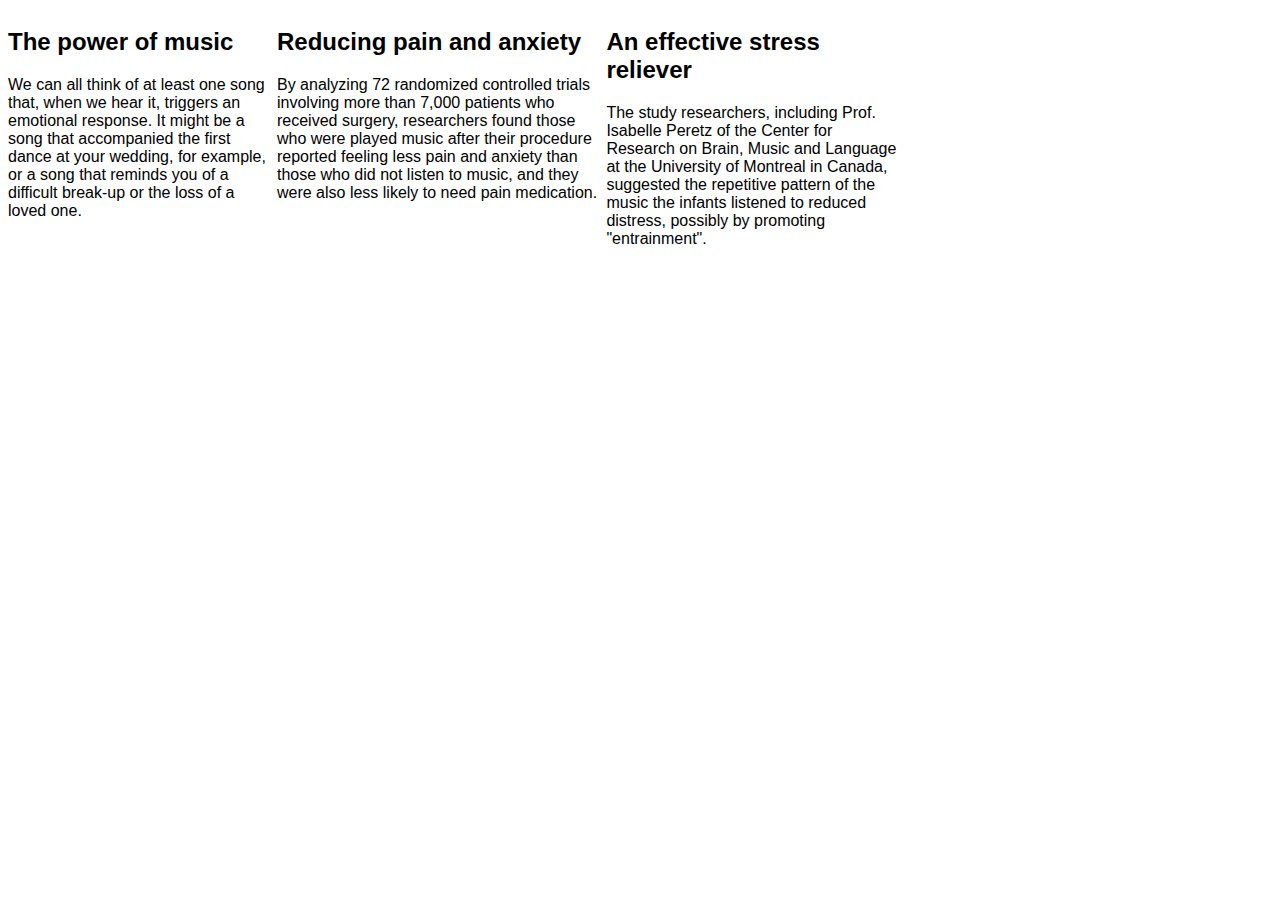
<file: 02_FlexModel-Articles/index.html>
<!DOCTYPE html>
<html>

<head>
    <title>Articles</title>
    <link rel="stylesheet" href="styles.css">
</head>

<body>
    <section>
        <article>
            <h2>
                The power of music
            </h2>
            <p>
                We can all think of at least one song that, when we hear it, triggers an emotional response. It might be
                a song that accompanied the first dance at your wedding, for example, or a song that reminds you of a
                difficult break-up or the loss of a loved one.
            </p>
        </article>
        <article>
            <h2>
                Reducing pain and anxiety
            </h2>
            <p>
                By analyzing 72 randomized controlled trials involving more than 7,000 patients who received surgery,
                researchers found those who were played music after their procedure reported feeling less pain and
                anxiety than those who did not listen to music, and they were also less likely to need pain medication.
            </p>
        </article>
        <article>
            <h2>
                An effective stress reliever
            </h2>
            <p>
                The study researchers, including Prof. Isabelle Peretz of the Center for Research on Brain, Music and
                Language at the University of Montreal in Canada, suggested the repetitive pattern of the music the
                infants listened to reduced distress, possibly by promoting "entrainment".
            </p>
        </article>

    </section>
</body>

</html>
</file>
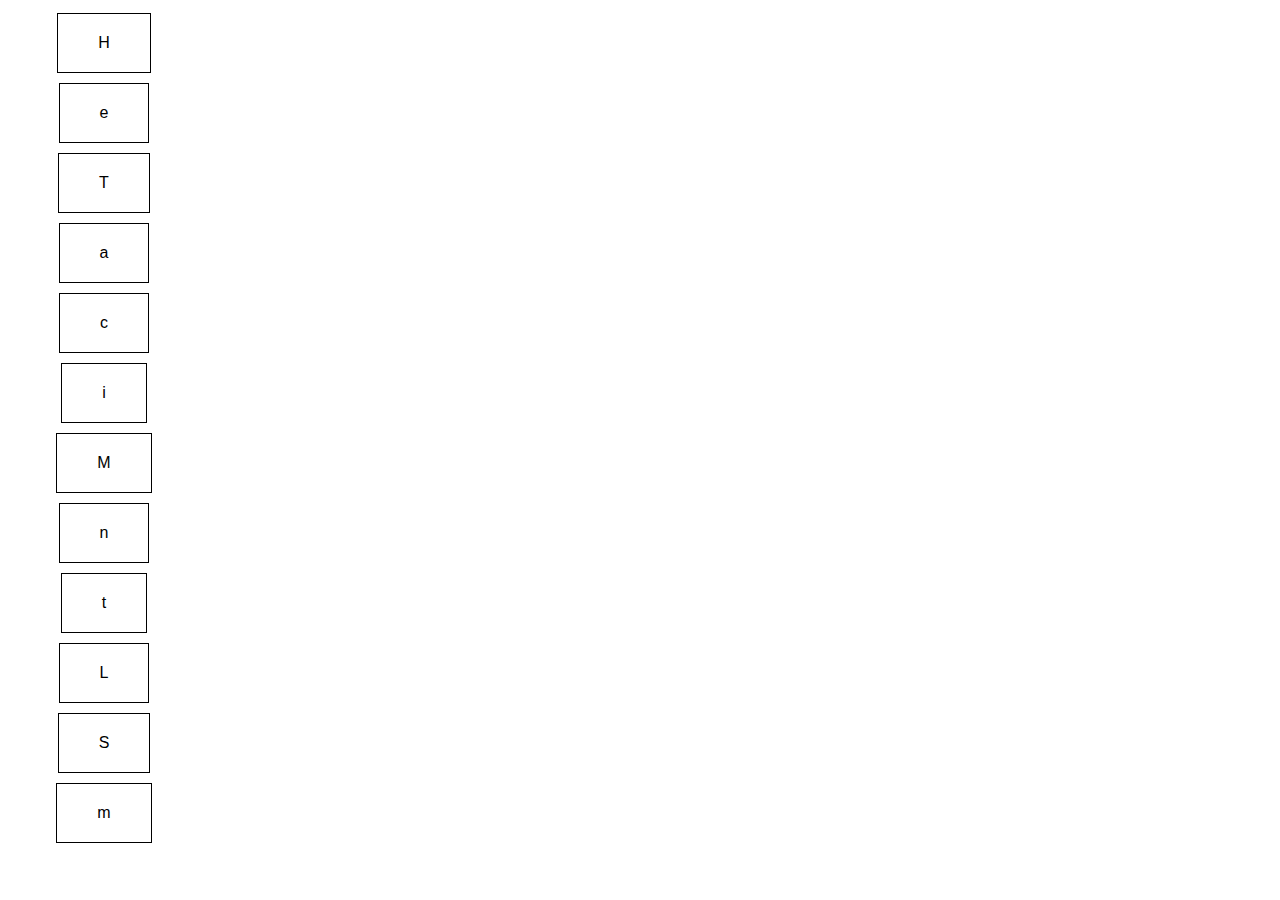
<file: 03_FlexModel-ABC-Game/index.html>
<!DOCTYPE html>
<html>

<head>
    <title>ABC Game</title>
    <link rel="stylesheet" href="styles.css">
</head>

<body>
    <div class="container">
        <span class = "span-item">H</span>
        <span class = "span-item">e</span>
        <span class = "span-item">T</span>
        <span class = "span-item">a</span>
        <span class = "span-item">c</span>
        <span class = "span-item">i</span>
        <span class = "span-item">M</span>
        <span class = "span-item">n</span>
        <span class = "span-item">t</span>
        <span class = "span-item">L</span>
        <span class = "span-item">S</span>
        <span class = "span-item">m</span>
    </div>
</body>

</html>
</file>
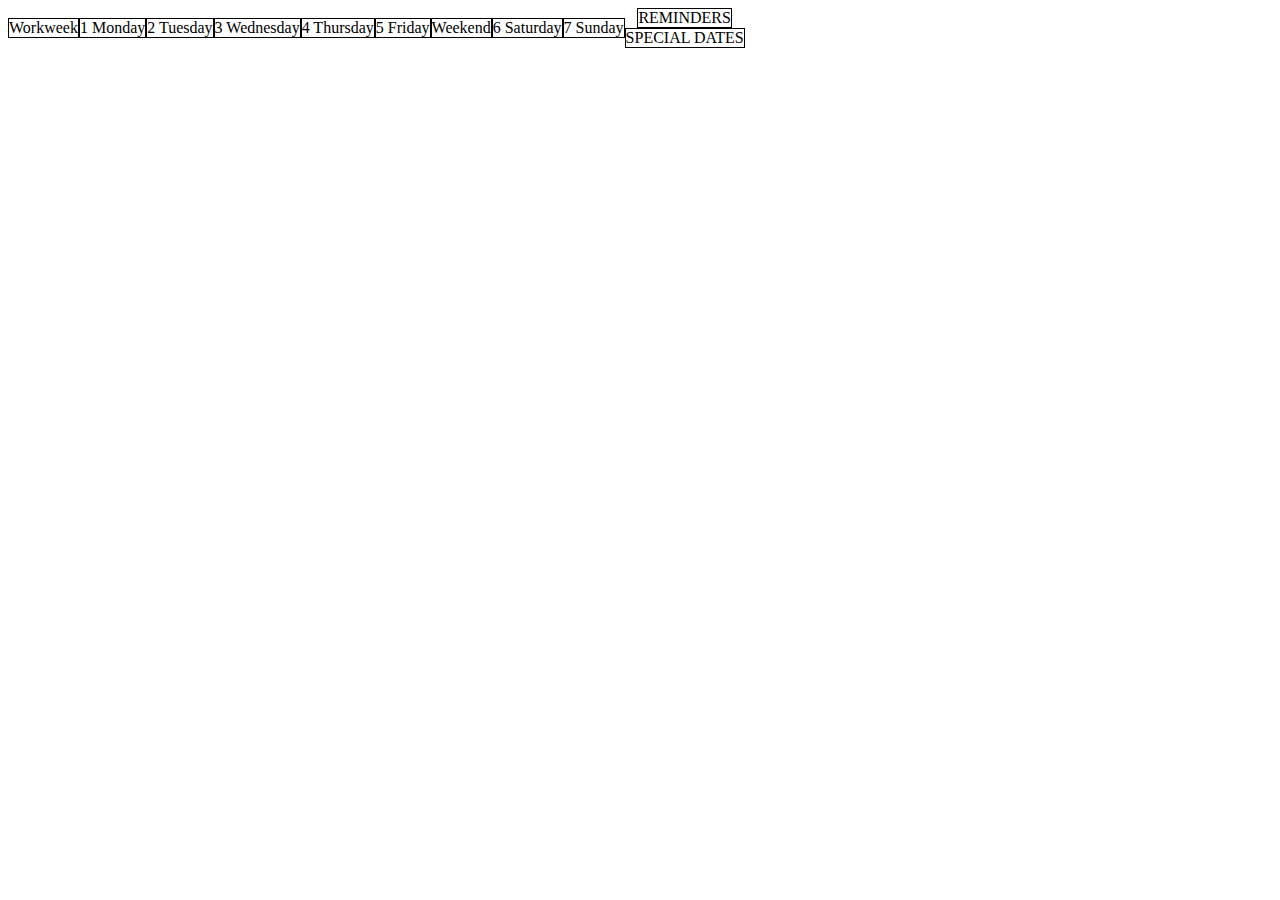
<file: 04_FlexModel-Calendar/index.html>
<!DOCTYPE html>
<html>

<head>
    <title>Calendar</title>
    <link rel="stylesheet" href="styles.css">
</head>

<body>
    <div class="container">
        <section class="week">
                <span>Workweek</span>
                <span>1 Monday</span>
                <span>2 Tuesday</span>
                <span>3 Wednesday</span>
                <span>4 Thursday</span>
                <span>5 Friday</span>
                <span>Weekend</span>
                <span>6 Saturday</span>
                <span>7 Sunday
            </span>
        </section>
        <section class="notes">
            <span>REMINDERS</span>
            <span>SPECIAL DATES</span>
        </section>
    </div>
</body>

</html>
</file>
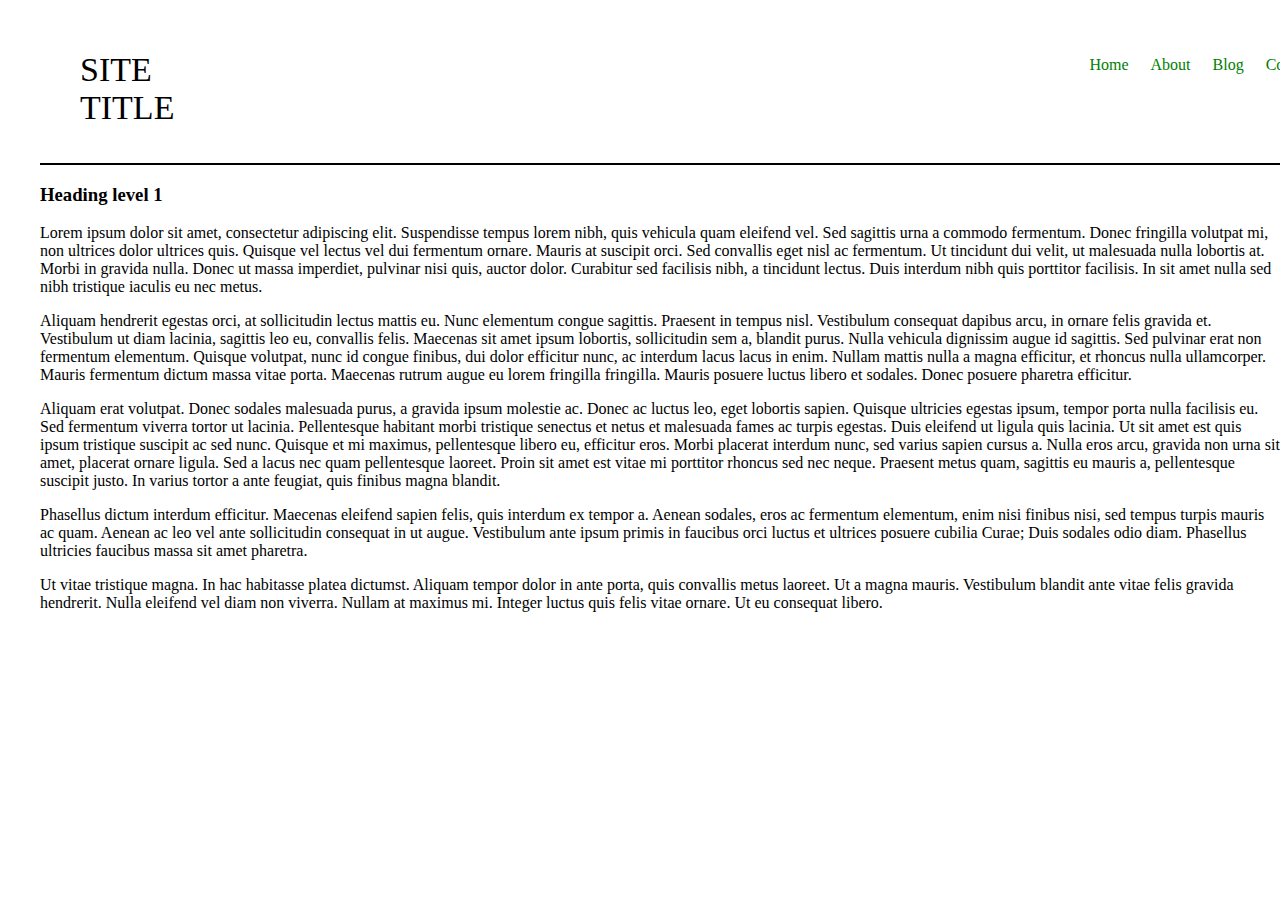
<file: 05_Navigation-flexbox/index.html>
<!DOCTYPE html>

<head>
    <link rel="stylesheet" href="styles.css" />
    <meta charset="UTF-8" />
    <meta http-equiv="X-UA-Compatible" content="IE=edge" />
    <meta name="viewport" content="width=device-width, initial-scale=1.0" />
    <title>Navigation - Flexbox</title>
</head>

<body>
    <header class="header">
        <nav class="nav">
            <ul class="list-items">
                <li class="link-item-site-title">
                    SITE TITLE
                </li>
                <li class="link-item"><a href="" class="menu">Home</a></li>
                <li class="link-item"><a href="" class="menu">About</a></li>
                <li class="link-item"><a href="" class="menu">Blog</a></li>
                <li class="link-item"><a href="" class="menu">Contacts</a></li>
            </ul>
        </nav>

    </header>
    <main>
        <nav>
            <a class="heading-level">
                <h3>Heading level 1</h3>
            </a>
            <a>
                <p>Lorem ipsum dolor sit amet, consectetur adipiscing elit. Suspendisse tempus lorem nibh, quis vehicula
                    quam eleifend vel. Sed sagittis urna a commodo fermentum. Donec fringilla volutpat mi, non ultrices
                    dolor ultrices quis. Quisque vel lectus vel dui fermentum ornare. Mauris at suscipit orci. Sed
                    convallis
                    eget nisl ac fermentum. Ut tincidunt dui velit, ut malesuada nulla lobortis at. Morbi in gravida
                    nulla.
                    Donec ut massa imperdiet, pulvinar nisi quis, auctor dolor. Curabitur sed facilisis nibh, a
                    tincidunt
                    lectus. Duis interdum nibh quis porttitor facilisis. In sit amet nulla sed nibh tristique iaculis eu
                    nec
                    metus.</p>
            </a>
            <a>
                <p>Aliquam hendrerit egestas orci, at sollicitudin lectus mattis eu. Nunc elementum congue sagittis.
                    Praesent in tempus nisl. Vestibulum consequat dapibus arcu, in ornare felis gravida et. Vestibulum
                    ut
                    diam lacinia, sagittis leo eu, convallis felis. Maecenas sit amet ipsum lobortis, sollicitudin sem
                    a,
                    blandit purus. Nulla vehicula dignissim augue id sagittis. Sed pulvinar erat non fermentum
                    elementum.
                    Quisque volutpat, nunc id congue finibus, dui dolor efficitur nunc, ac interdum lacus lacus in enim.
                    Nullam mattis nulla a magna efficitur, et rhoncus nulla ullamcorper. Mauris fermentum dictum massa
                    vitae
                    porta. Maecenas rutrum augue eu lorem fringilla fringilla. Mauris posuere luctus libero et sodales.
                    Donec posuere pharetra efficitur.</p>
            </a>
            <a>
                <p>Aliquam erat volutpat. Donec sodales malesuada purus, a gravida ipsum molestie ac. Donec ac luctus
                    leo,
                    eget lobortis sapien. Quisque ultricies egestas ipsum, tempor porta nulla facilisis eu. Sed
                    fermentum
                    viverra tortor ut lacinia. Pellentesque habitant morbi tristique senectus et netus et malesuada
                    fames ac
                    turpis egestas. Duis eleifend ut ligula quis lacinia. Ut sit amet est quis ipsum tristique suscipit
                    ac
                    sed nunc. Quisque et mi maximus, pellentesque libero eu, efficitur eros. Morbi placerat interdum
                    nunc,
                    sed varius sapien cursus a. Nulla eros arcu, gravida non urna sit amet, placerat ornare ligula. Sed
                    a
                    lacus nec quam pellentesque laoreet. Proin sit amet est vitae mi porttitor rhoncus sed nec neque.
                    Praesent metus quam, sagittis eu mauris a, pellentesque suscipit justo. In varius tortor a ante
                    feugiat,
                    quis finibus magna blandit.</p>
            </a>
            <a>
                <p>Phasellus dictum interdum efficitur. Maecenas eleifend sapien felis, quis interdum ex tempor a.
                    Aenean sodales, eros ac fermentum elementum, enim nisi finibus nisi, sed tempus turpis mauris ac
                    quam. Aenean ac leo vel ante sollicitudin consequat in ut augue. Vestibulum ante ipsum primis in
                    faucibus orci luctus et ultrices posuere cubilia Curae; Duis sodales odio diam. Phasellus ultricies
                    faucibus massa sit amet pharetra.</p>
            </a>
            <a>
                <p>Ut vitae tristique magna. In hac habitasse platea dictumst. Aliquam tempor dolor in ante porta, quis
                    convallis metus laoreet. Ut a magna mauris. Vestibulum blandit ante vitae felis gravida hendrerit.
                    Nulla eleifend vel diam non viverra. Nullam at maximus mi. Integer luctus quis felis vitae ornare.
                    Ut eu consequat libero.</p>
            </a>
        </nav>
    </main>

</body>

</html>
</file>
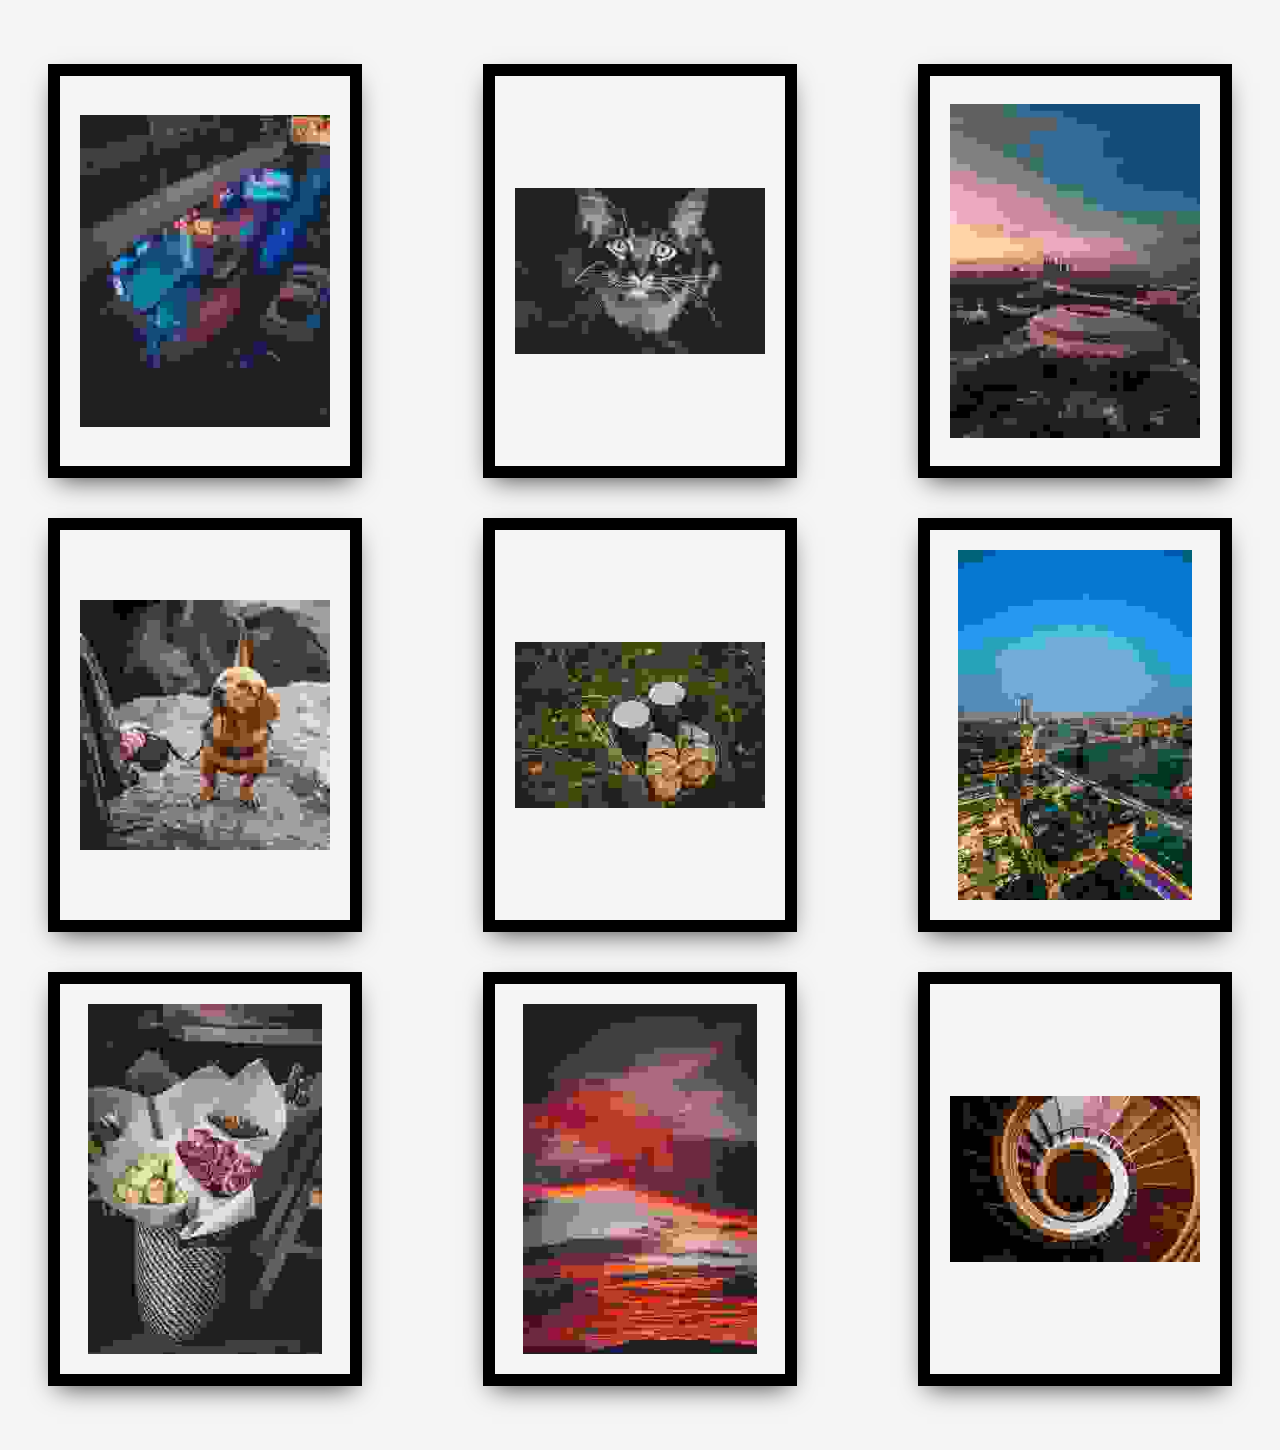
<file: 06_Photo-gallery-flexbox/index.html>
<!DOCTYPE html>
<html>

<head>
    <title>Photo Gallery - Flexbox</title>
    <link rel="stylesheet" href="styles.css">
</head>

<body>
    <section class="gallery">
        <ul>
            <li>
                <img src="picture1.jpg"></img>
            </li>
            <li>
                <img src="picture2.jpg"></img>
            </li>
            <li>
                <img src="picture3.jpg"></img>
            </li>
            <li>
                <img src="picture4.jpg"></img>
            </li>
            <li>
                <img src="picture5.jpg"></img>
            </li>
            <li>
                <img src="picture6.jpg"></img>
            </li>
            <li>
                <img src="picture7.jpg"></img>
            </li>
            <li>
                <img src="picture8.jpg"></img>
            </li>
            <li>
                <img src="picture9.jpg"></img>
            </li>
        </ul>
    </section>
</body>

</html>
</file>
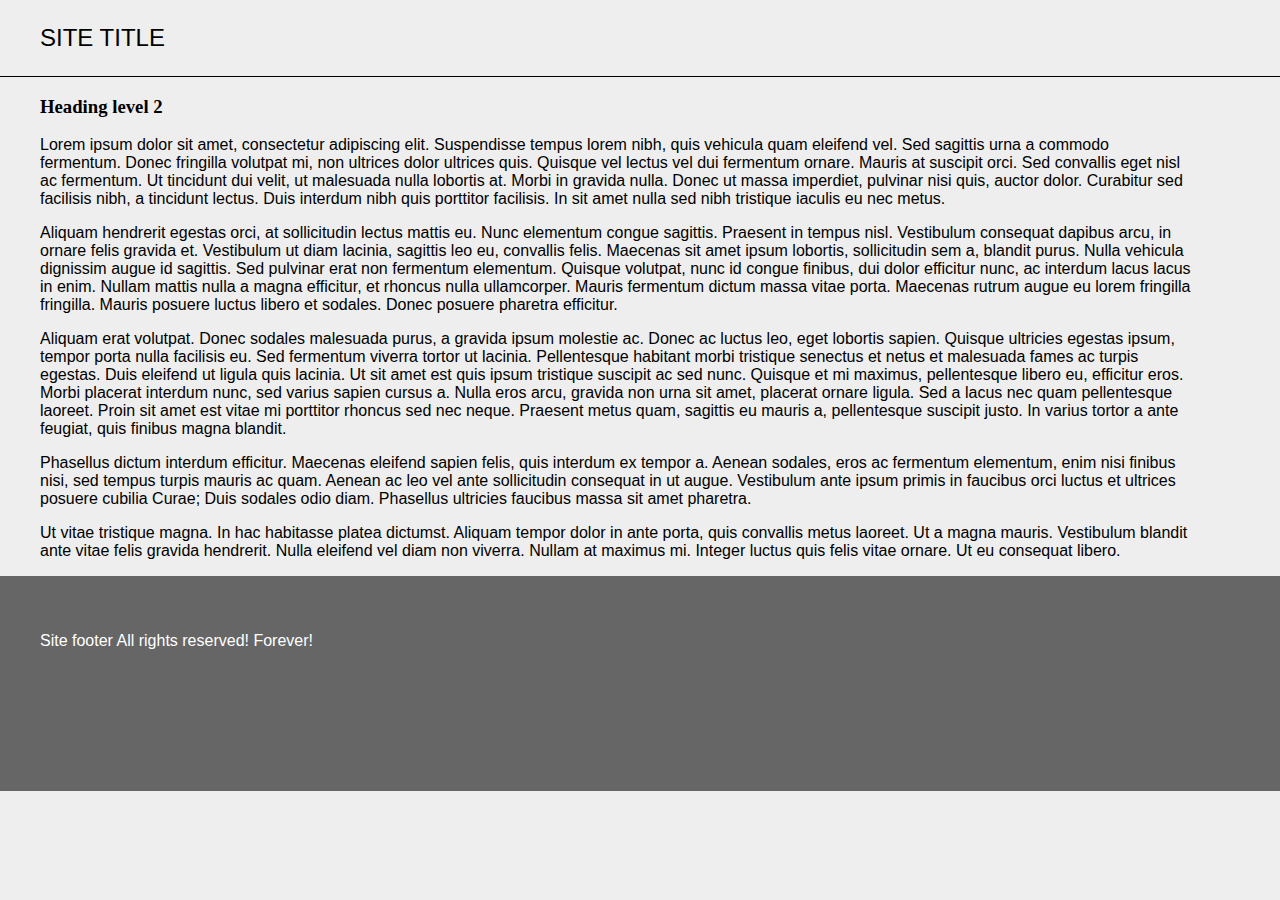
<file: 08_Sticky-footer-flexbox/index.html>
<!DOCTYPE html>

<head>
    <link rel="stylesheet" href="styles.css" />
    <meta charset="UTF-8" />
    <meta http-equiv="X-UA-Compatible" content="IE=edge" />
    <meta name="viewport" content="width=device-width, initial-scale=1.0" />
    <title>Sticky Footer - Flexbox</title>
</head>

<body>
    <div class="page">
        <header class="header">
            <p href="" class="link-item-site-title">
                SITE TITLE
            </p>
        </header>
        <main class="main-content">
                <a class="heading-level">
                    <h3>Heading level 2</h3>
                </a>
                    <a>
                        <p>
                            Lorem ipsum dolor sit amet, consectetur adipiscing elit. Suspendisse tempus lorem nibh, quis
                            vehicula quam eleifend vel. Sed sagittis urna a commodo fermentum. Donec fringilla volutpat
                            mi, non ultrices dolor ultrices quis. Quisque vel lectus vel dui fermentum ornare. Mauris at
                            suscipit orci. Sed convallis eget nisl ac fermentum. Ut tincidunt dui velit, ut malesuada
                            nulla lobortis at. Morbi in gravida nulla. Donec ut massa imperdiet, pulvinar nisi quis,
                            auctor dolor. Curabitur sed facilisis nibh, a tincidunt lectus. Duis interdum nibh quis
                            porttitor facilisis. In sit amet nulla sed nibh tristique iaculis eu nec metus.

                        </p>
                    </a>
                    <a>
                        <p>
                            Aliquam hendrerit egestas orci, at sollicitudin lectus mattis eu. Nunc elementum congue
                            sagittis. Praesent in tempus nisl. Vestibulum consequat dapibus arcu, in ornare felis
                            gravida et. Vestibulum ut diam lacinia, sagittis leo eu, convallis felis. Maecenas sit amet
                            ipsum lobortis, sollicitudin sem a, blandit purus. Nulla vehicula dignissim augue id
                            sagittis. Sed pulvinar erat non fermentum elementum. Quisque volutpat, nunc id congue
                            finibus, dui dolor efficitur nunc, ac interdum lacus lacus in enim. Nullam mattis nulla a
                            magna efficitur, et rhoncus nulla ullamcorper. Mauris fermentum dictum massa vitae porta.
                            Maecenas rutrum augue eu lorem fringilla fringilla. Mauris posuere luctus libero et sodales.
                            Donec posuere pharetra efficitur.
                        </p>
                    </a>
                    <a>
                        <p>
                            Aliquam erat volutpat. Donec sodales malesuada purus, a gravida ipsum molestie ac. Donec ac
                            luctus leo, eget lobortis sapien. Quisque ultricies egestas ipsum, tempor porta nulla
                            facilisis eu. Sed fermentum viverra tortor ut lacinia. Pellentesque habitant morbi tristique
                            senectus et netus et malesuada fames ac turpis egestas. Duis eleifend ut ligula quis
                            lacinia. Ut sit amet est quis ipsum tristique suscipit ac sed nunc. Quisque et mi maximus,
                            pellentesque libero eu, efficitur eros. Morbi placerat interdum nunc, sed varius sapien
                            cursus a. Nulla eros arcu, gravida non urna sit amet, placerat ornare ligula. Sed a lacus
                            nec quam pellentesque laoreet. Proin sit amet est vitae mi porttitor rhoncus sed nec neque.
                            Praesent metus quam, sagittis eu mauris a, pellentesque suscipit justo. In varius tortor a
                            ante feugiat, quis finibus magna blandit.
                        </p>
                    </a>
                    <a>
                        <p>
                            Phasellus dictum interdum efficitur. Maecenas eleifend sapien felis, quis interdum ex tempor
                            a. Aenean sodales, eros ac fermentum elementum, enim nisi finibus nisi, sed tempus turpis
                            mauris ac quam. Aenean ac leo vel ante sollicitudin consequat in ut augue. Vestibulum ante
                            ipsum primis in faucibus orci luctus et ultrices posuere cubilia Curae; Duis sodales odio
                            diam. Phasellus ultricies faucibus massa sit amet pharetra.
                        </p>
                    </a>
                    <a>
                        <p>
                            Ut vitae tristique magna. In hac habitasse platea dictumst. Aliquam tempor dolor in ante
                            porta, quis convallis metus laoreet. Ut a magna mauris. Vestibulum blandit ante vitae felis
                            gravida hendrerit. Nulla eleifend vel diam non viverra. Nullam at maximus mi. Integer luctus
                            quis felis vitae ornare. Ut eu consequat libero.
                        </p>
                    </a>
        </main>
        <footer>
            <p>
                Site footer All rights reserved! Forever!
            </p>
        </footer>
    </div>
</body>

</html>
</file>
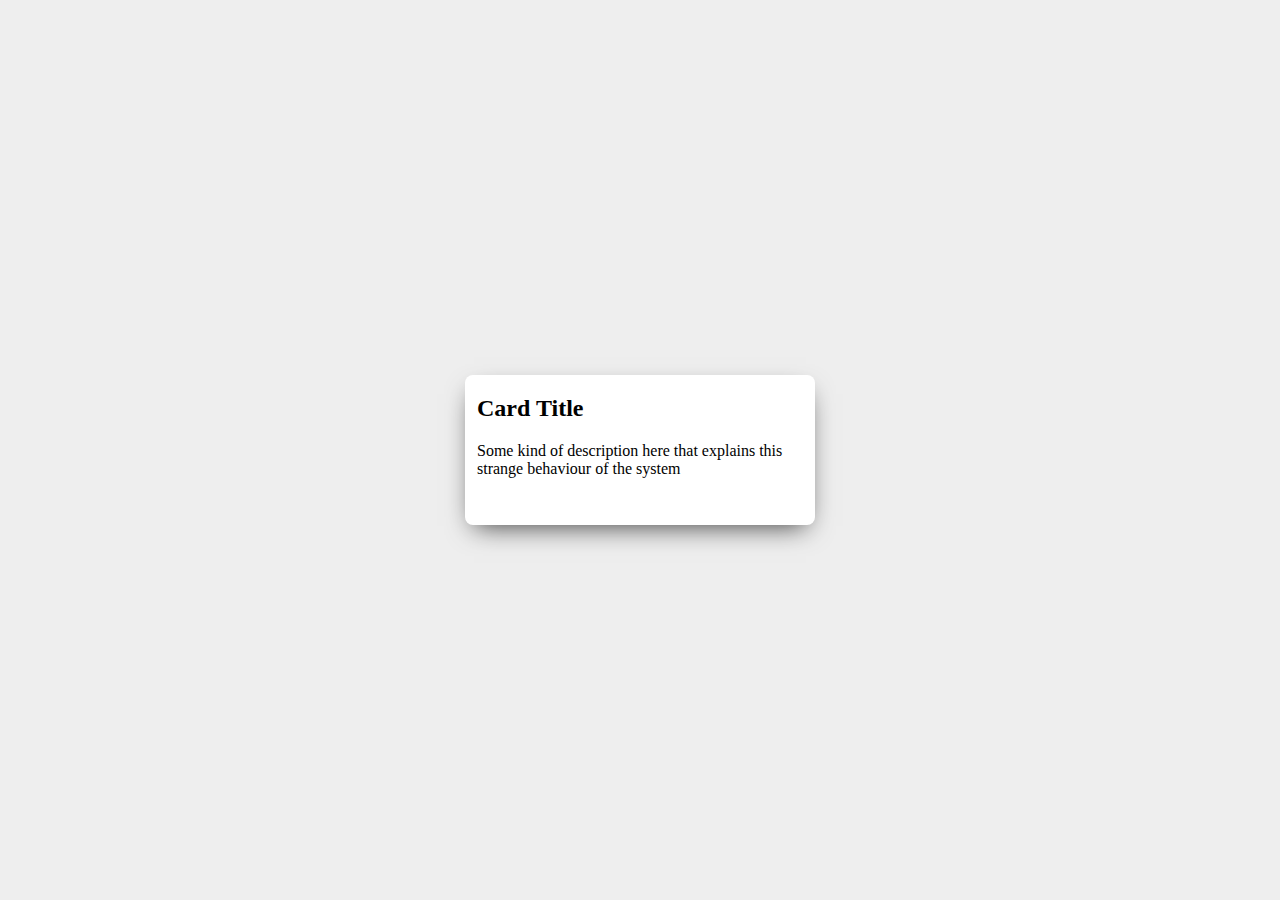
<file: 09_Center-flexbox/index.html>
<html>



<head>
    <link rel="stylesheet" href="styles.css" />
    <title>Center Flexbox</title>
</head>

<body>
    <div class="card">

        <h2>Card Title</h2>
        <p>

            Some kind of description here that explains this strange behaviour of the system
        </p>
    </div>
</body>

</html>
</file>
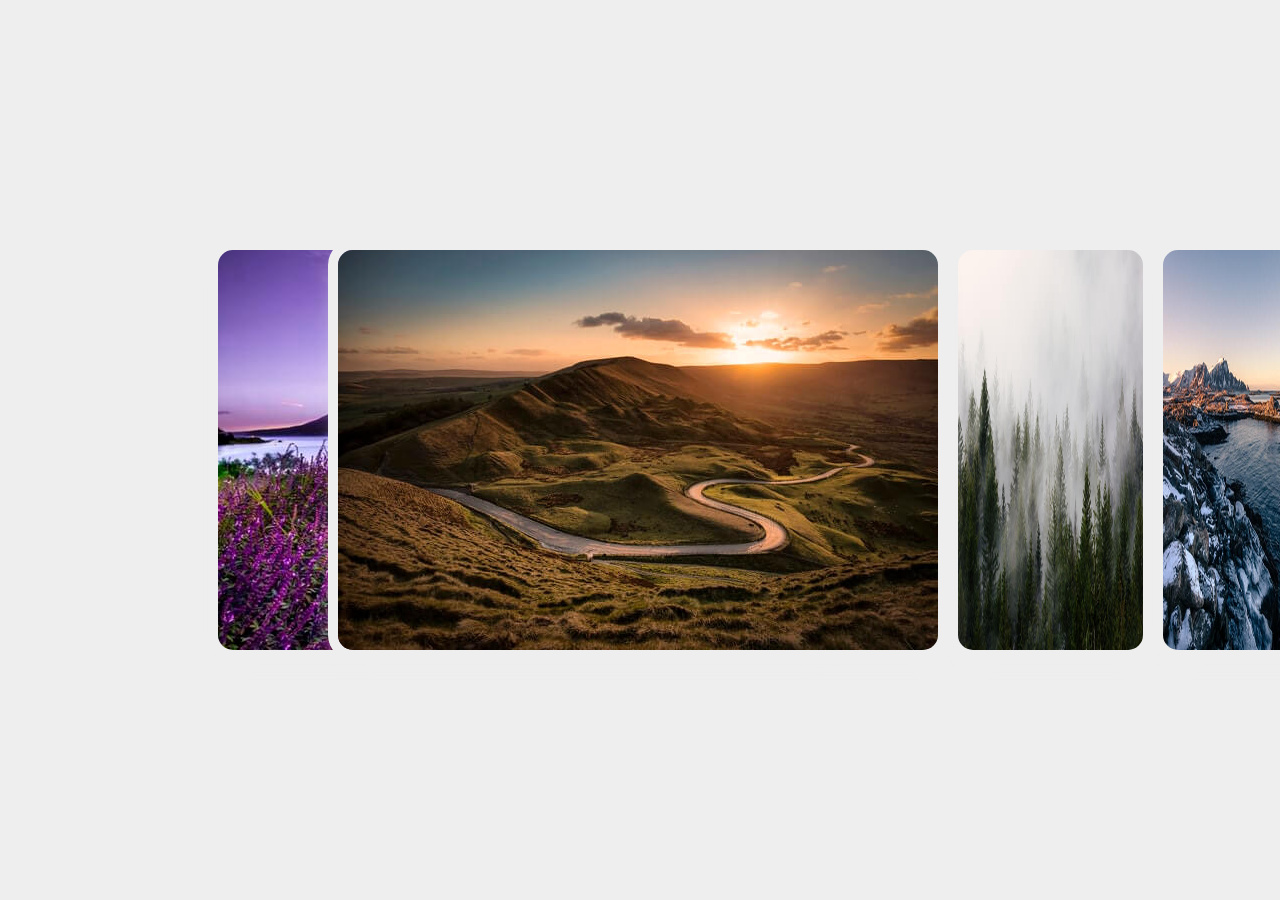
<file: 10_Expanding-flex-cards/index.html>
<html>

<head>
    <link rel="stylesheet" href="styles.css">
    <title>Expanding Flex Cards</title>
</head>

<body>

    <section class="container">

<img src="Image1.jpg" alt="" class="img-one">
<img src="Image2.jpg" alt="" class="img-two">
<img src="Image3.jpg" alt="" class="img-tree">
<img src="Image4.jpg" alt="" class="img-four">

    </section>
</body>

</html>
</file>
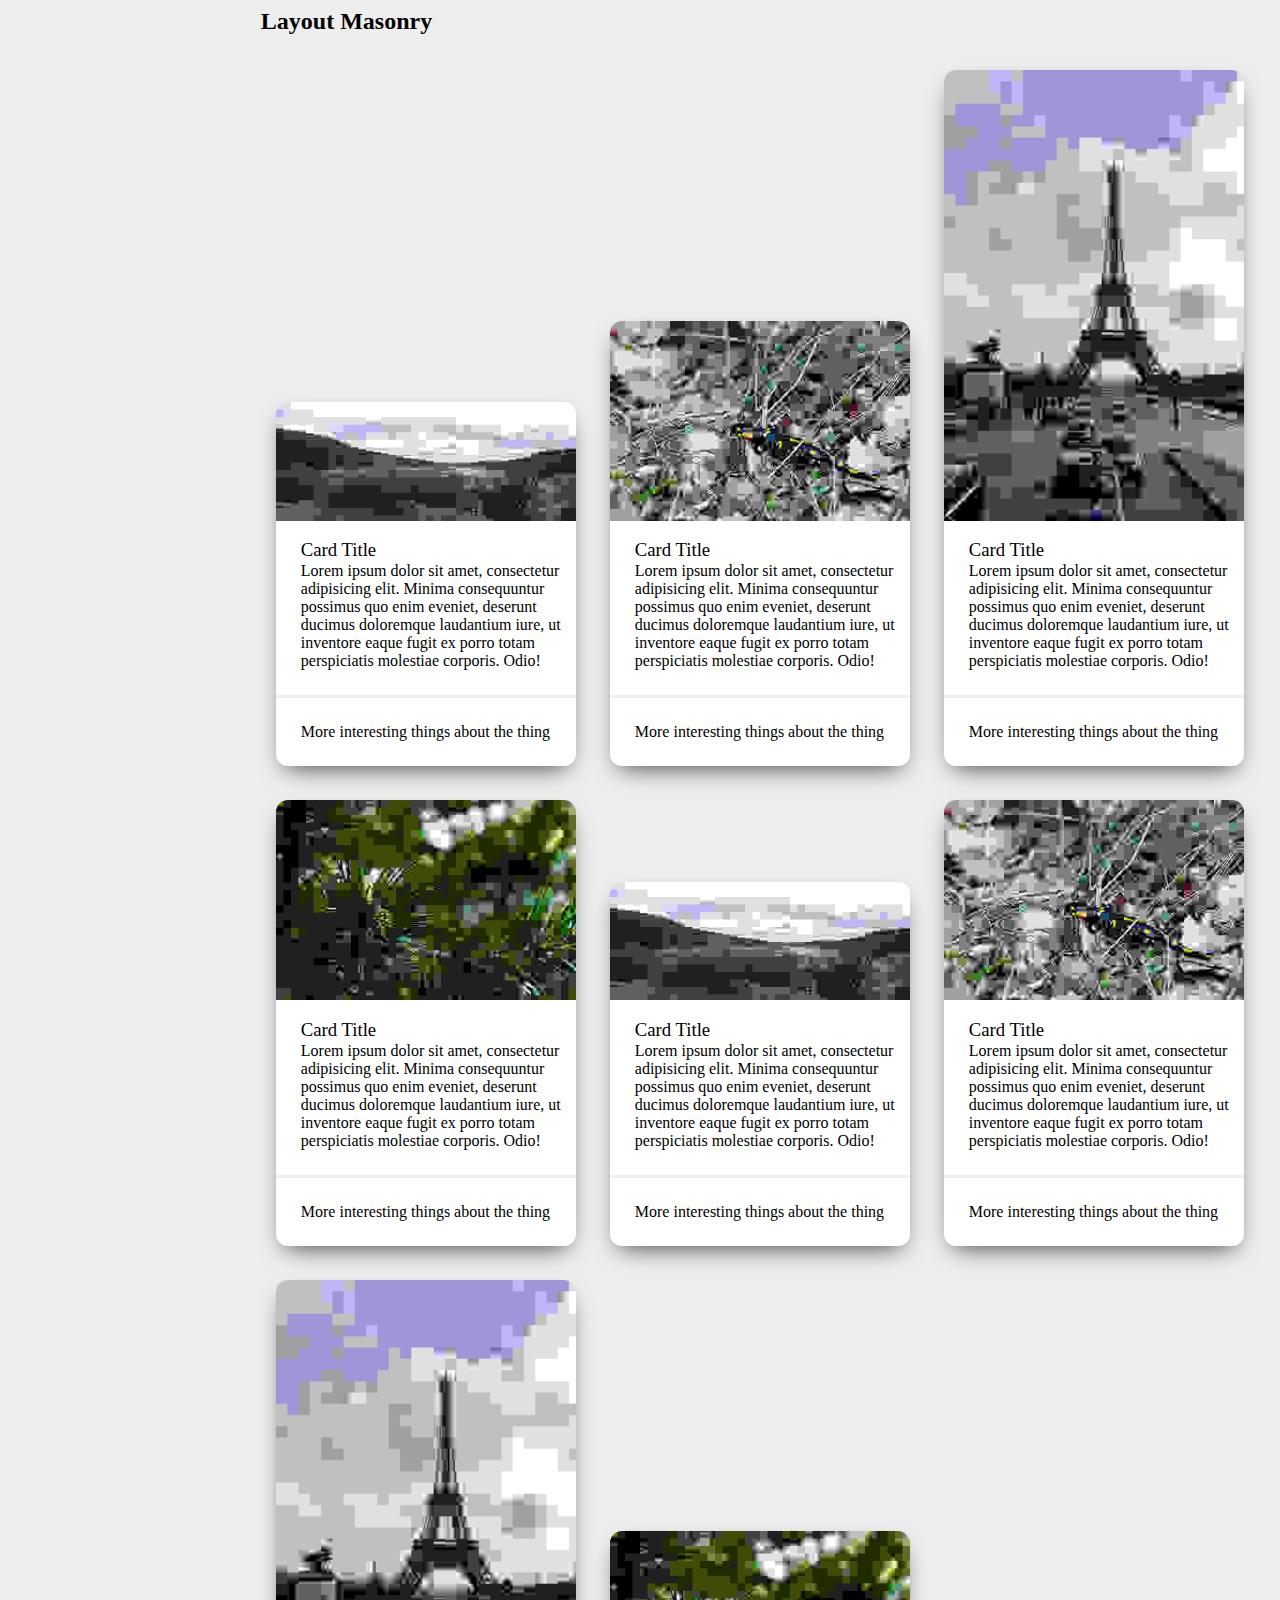
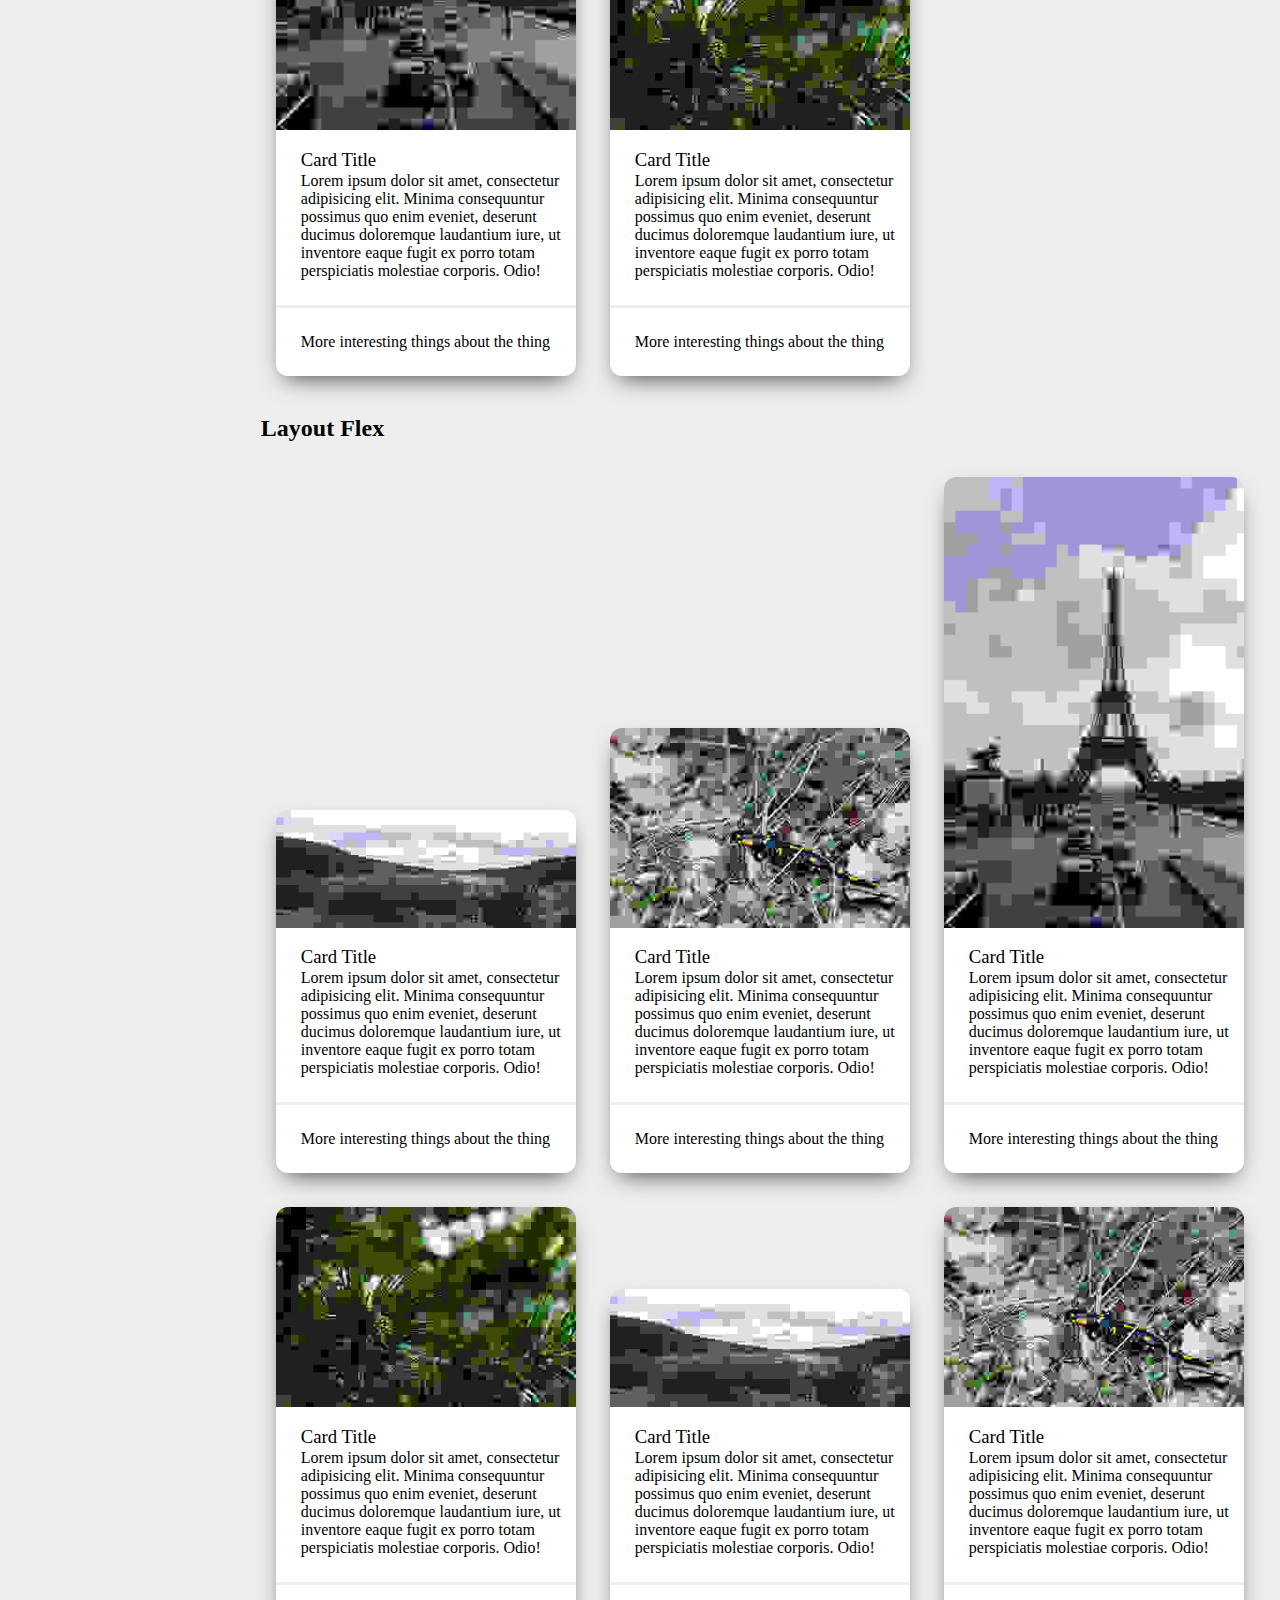
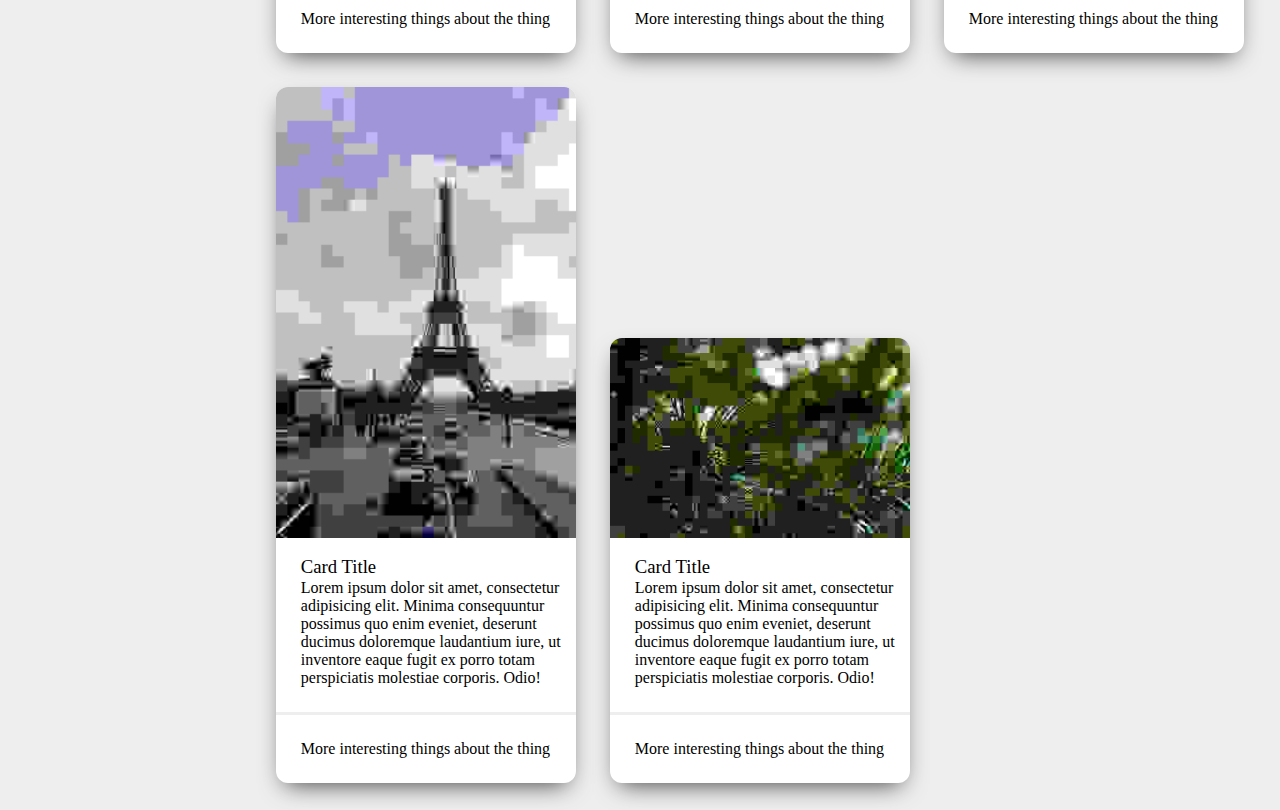
<file: 11_Cards-with-csscolumns-and-flexbox/index.html>
<html>

<head>
    <title>Cards with CSS Columns and Flexbox</title>
    <link rel="stylesheet" href="styles.css">
</head>

<body>
    <h2>Layout Masonry</h2>
    <div class="cards-layout masonry">
        <div class="card">
            <img src="Img1.jpg" alt="">
            <section>
                <h3>Card Title</h3>
                <p>Lorem ipsum dolor sit amet, consectetur adipisicing elit. Minima consequuntur possimus quo enim
                    eveniet,
                    deserunt ducimus doloremque laudantium iure, ut inventore eaque fugit ex porro totam perspiciatis
                    molestiae corporis. Odio!
                </p>
                <footer>
                    More interesting things about the thing
                </footer>
            </section>
        </div>
        <div class="card">
            <img src="Img2.jpg" alt="">
            <section>
                <h3>Card Title</h3>
                <p>Lorem ipsum dolor sit amet, consectetur adipisicing elit. Minima consequuntur possimus quo enim
                    eveniet,
                    deserunt ducimus doloremque laudantium iure, ut inventore eaque fugit ex porro totam perspiciatis
                    molestiae corporis. Odio!
                </p>
                <footer>
                    More interesting things about the thing
                </footer>
            </section>
        </div>
        <div class="card">
            <img src="Img3.jpg" alt="">
            <section>
                <h3>Card Title</h3>
                <p>Lorem ipsum dolor sit amet, consectetur adipisicing elit. Minima consequuntur possimus quo enim
                    eveniet,
                    deserunt ducimus doloremque laudantium iure, ut inventore eaque fugit ex porro totam perspiciatis
                    molestiae corporis. Odio!
                </p>
                <footer>
                    More interesting things about the thing
                </footer>
            </section>
        </div>
        <div class="card">
            <img src="Img4.jpg" alt="">
            <section>
                <h3>Card Title</h3>
                <p>Lorem ipsum dolor sit amet, consectetur adipisicing elit. Minima consequuntur possimus quo enim
                    eveniet,
                    deserunt ducimus doloremque laudantium iure, ut inventore eaque fugit ex porro totam perspiciatis
                    molestiae corporis. Odio!
                </p>
                <footer>
                    More interesting things about the thing
                </footer>
            </section>
        </div>

        <div class="card">
            <img src="Img1.jpg" alt="">
            <section>
                <h3>Card Title</h3>
                <p>Lorem ipsum dolor sit amet, consectetur adipisicing elit. Minima consequuntur possimus quo enim
                    eveniet,
                    deserunt ducimus doloremque laudantium iure, ut inventore eaque fugit ex porro totam perspiciatis
                    molestiae corporis. Odio!
                </p>
                <footer>
                    More interesting things about the thing
                </footer>
            </section>
        </div>
        <div class="card">
            <img src="Img2.jpg" alt="">
            <section>
                <h3>Card Title</h3>
                <p>Lorem ipsum dolor sit amet, consectetur adipisicing elit. Minima consequuntur possimus quo enim
                    eveniet,
                    deserunt ducimus doloremque laudantium iure, ut inventore eaque fugit ex porro totam perspiciatis
                    molestiae corporis. Odio!
                </p>
                <footer>
                    More interesting things about the thing
                </footer>
            </section>
        </div>
        <div class="card">
            <img src="Img3.jpg" alt="">
            <section>
                <h3>Card Title</h3>
                <p>Lorem ipsum dolor sit amet, consectetur adipisicing elit. Minima consequuntur possimus quo enim
                    eveniet,
                    deserunt ducimus doloremque laudantium iure, ut inventore eaque fugit ex porro totam perspiciatis
                    molestiae corporis. Odio!
                </p>
                <footer>
                    More interesting things about the thing
                </footer>
            </section>
        </div>
        <div class="card">
            <img src="Img4.jpg" alt="">
            <section>
                <h3>Card Title</h3>
                <p>Lorem ipsum dolor sit amet, consectetur adipisicing elit. Minima consequuntur possimus quo enim
                    eveniet,
                    deserunt ducimus doloremque laudantium iure, ut inventore eaque fugit ex porro totam perspiciatis
                    molestiae corporis. Odio!
                </p>
                <footer>
                    More interesting things about the thing
                </footer>
            </section>
        </div>
    </div>
    <h2>Layout Flex</h2>
    <div class="cards-layout flex">
        <div class="card">
            <img src="Img1.jpg" alt="">
            <section>
                <h3>Card Title</h3>
                <p>Lorem ipsum dolor sit amet, consectetur adipisicing elit. Minima consequuntur possimus quo enim
                    eveniet,
                    deserunt ducimus doloremque laudantium iure, ut inventore eaque fugit ex porro totam perspiciatis
                    molestiae corporis. Odio!
                </p>
                <footer>
                    More interesting things about the thing
                </footer>
            </section>
        </div>
        <div class="card">
            <img src="Img2.jpg" alt="">
            <section>
                <h3>Card Title</h3>
                <p>Lorem ipsum dolor sit amet, consectetur adipisicing elit. Minima consequuntur possimus quo enim
                    eveniet,
                    deserunt ducimus doloremque laudantium iure, ut inventore eaque fugit ex porro totam perspiciatis
                    molestiae corporis. Odio!
                </p>
                <footer>
                    More interesting things about the thing
                </footer>
            </section>
        </div>
        <div class="card">
            <img src="Img3.jpg" alt="">
            <section>
                <h3>Card Title</h3>
                <p>Lorem ipsum dolor sit amet, consectetur adipisicing elit. Minima consequuntur possimus quo enim
                    eveniet,
                    deserunt ducimus doloremque laudantium iure, ut inventore eaque fugit ex porro totam perspiciatis
                    molestiae corporis. Odio!
                </p>
                <footer>
                    More interesting things about the thing
                </footer>
            </section>
        </div>
        <div class="card">
            <img src="Img4.jpg" alt="">
            <section>
                <h3>Card Title</h3>
                <p>Lorem ipsum dolor sit amet, consectetur adipisicing elit. Minima consequuntur possimus quo enim
                    eveniet,
                    deserunt ducimus doloremque laudantium iure, ut inventore eaque fugit ex porro totam perspiciatis
                    molestiae corporis. Odio!
                </p>
                <footer>
                    More interesting things about the thing
                </footer>
            </section>
        </div>
        <div class="card">
            <img src="Img1.jpg" alt="">
            <section>
                <h3>Card Title</h3>
                <p>Lorem ipsum dolor sit amet, consectetur adipisicing elit. Minima consequuntur possimus quo enim
                    eveniet,
                    deserunt ducimus doloremque laudantium iure, ut inventore eaque fugit ex porro totam perspiciatis
                    molestiae corporis. Odio!
                </p>
                <footer>
                    More interesting things about the thing
                </footer>
            </section>
        </div>
        <div class="card">
            <img src="Img2.jpg" alt="">
            <section>
                <h3>Card Title</h3>
                <p>Lorem ipsum dolor sit amet, consectetur adipisicing elit. Minima consequuntur possimus quo enim
                    eveniet,
                    deserunt ducimus doloremque laudantium iure, ut inventore eaque fugit ex porro totam perspiciatis
                    molestiae corporis. Odio!
                </p>
                <footer>
                    More interesting things about the thing
                </footer>
            </section>
        </div>
        <div class="card">
            <img src="Img3.jpg" alt="">
            <section>
                <h3>Card Title</h3>
                <p>Lorem ipsum dolor sit amet, consectetur adipisicing elit. Minima consequuntur possimus quo enim
                    eveniet,
                    deserunt ducimus doloremque laudantium iure, ut inventore eaque fugit ex porro totam perspiciatis
                    molestiae corporis. Odio!
                </p>
                <footer>
                    More interesting things about the thing
                </footer>
            </section>
        </div>
        <div class="card">
            <img src="Img4.jpg" alt="">
            <section>
                <h3>Card Title</h3>
                <p>Lorem ipsum dolor sit amet, consectetur adipisicing elit. Minima consequuntur possimus quo enim
                    eveniet,
                    deserunt ducimus doloremque laudantium iure, ut inventore eaque fugit ex porro totam perspiciatis
                    molestiae corporis. Odio!
                </p>
                <footer>
                    More interesting things about the thing
                </footer>
            </section>
        </div>
    </div>
</body>

</html>
</file>
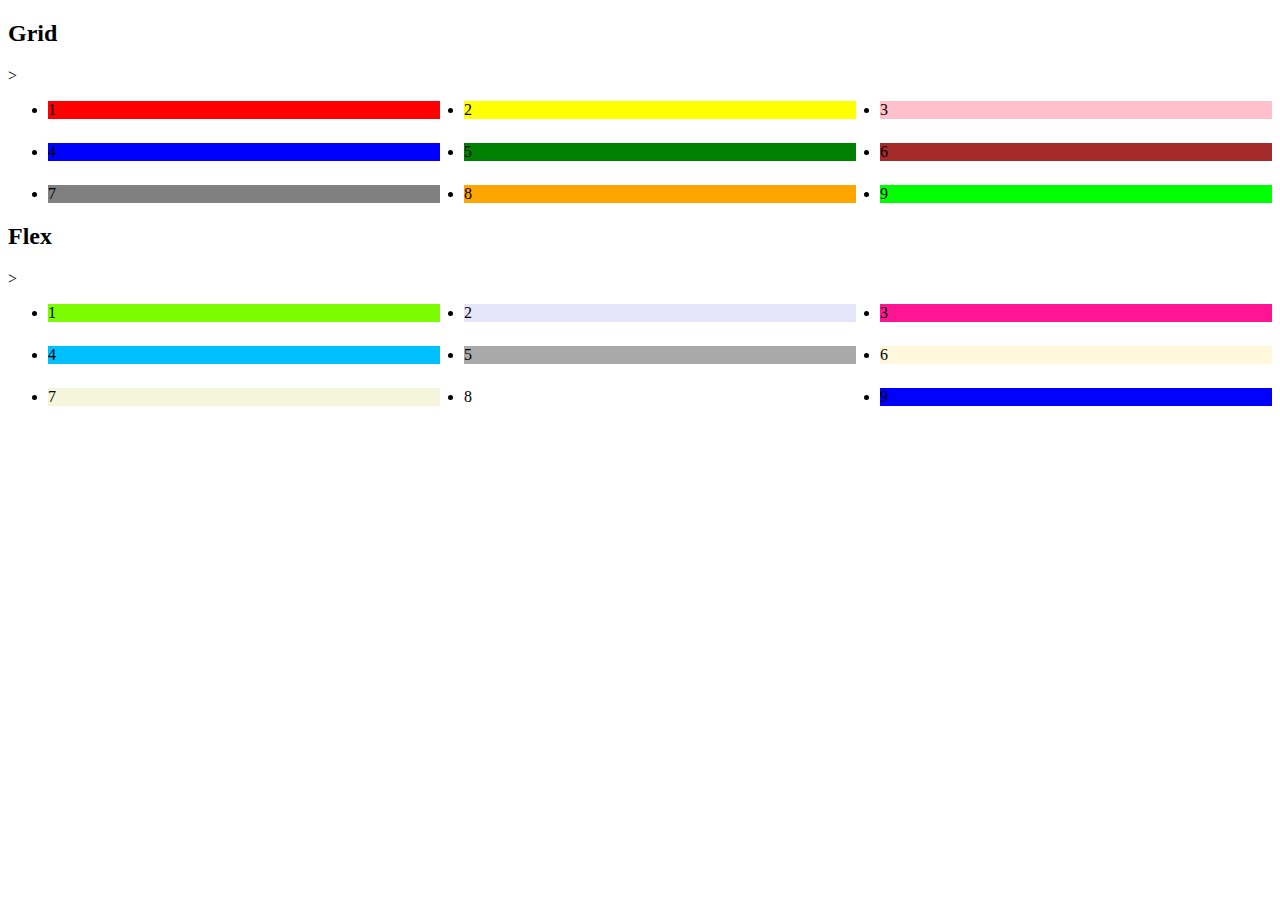
<file: styles/index.html>
<!DOCTYPE html>
<html>

<head>
    <title>Simple Site Layout</title>
    <link rel="stylesheet" href="flex.css">
    <link rel="stylesheet" href="styles.css">
</head>

<body>
    <h2>Grid</h2>>
    <ul class="container-grid" role="list">
        <li class="item">
            1
        </li>
        <li class="item">
            2
        </li>
        <li class="item">
            3
        </li>
        <li class="item">
            4
        </li>
        <li class="item">
            5
        </li>
        <li class="item">
            6
        </li>
        <li class="item">
            7
        </li>
        <li class="item">
            8
        </li>
        <li class="item">
            9
        </li>
    </ul>
    <h2>Flex</h2>>
    <ul class="container-flex" role="list">
        <li class="item">
            1
        </li>
        <li class="item">
            2
        </li>
        <li class="item">
            3
        </li>
        <li class="item">
            4
        </li>
        <li class="item">
            5
        </li>
        <li class="item">
            6
        </li>
        <li class="item">
            7
        </li>
        <li class="item">
            8
        </li>
        <li class="item">
            9
        </li>
    </ul>



</body>

</html>
</file>
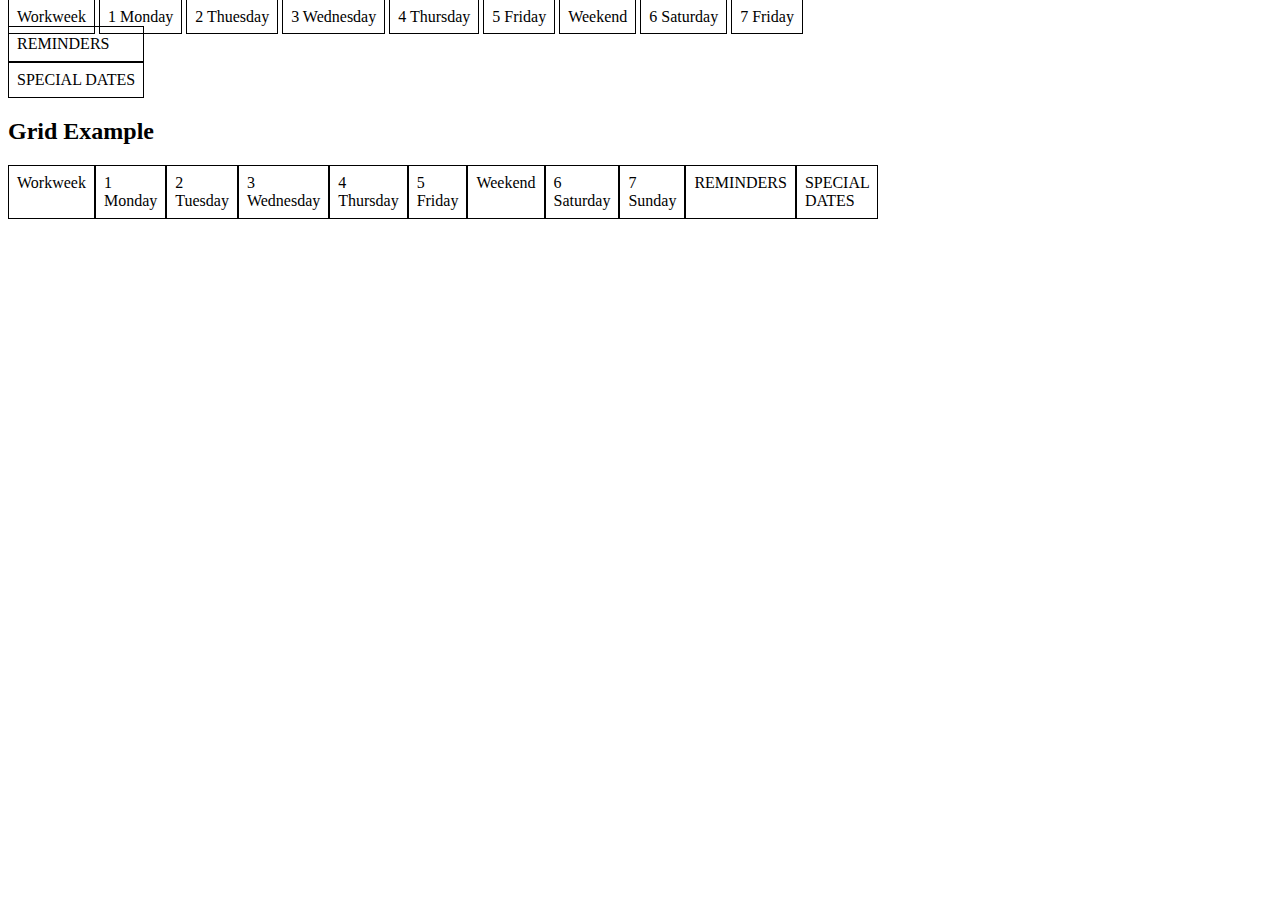
<file: website/index.html>
<!DOCTYPE html>
<html>

<head>
    <title>document</title>

    <link rel="stylesheet" href="styles.css">
</head>

<body>

    <div class="container container-flex">
        <section class="week">
            <section class="container">
                <span class="week__item .workweek">Workweek</span>
                <span class="week__item">1 Monday</span>
                <span class="week__item">2 Thuesday</span>
                <span class="week__item">3 Wednesday</span>
                <span class="week__item">4 Thursday</span>
                <span class="week__item">5 Friday</span>
                <span class="week__item .workweek">Weekend</span>
                <span class="week__item">6 Saturday</span>
                <span class="week__item">7 Friday</span>

            </section>

            <section class="notes">

                <span class="notes__reminder">REMINDERS</span>
                <span class="notes__dates">SPECIAL DATES</span>
            </section>
    </div>
    <h2>Grid Example</h2>
    <div class="container container-grid">
        <span class="week__item .workweek">Workweek</span>
        <span class="week__item .mon">1 Monday</span>
        <span class="week__item .tue">2 Tuesday</span>
        <span class="week__item .wed">3 Wednesday</span>
        <span class="week__item .thu">4 Thursday</span>
        <span class="week__item .fri">5 Friday</span>
        <span class="week__item .workweek">Weekend</span>
        <span class="week__item .sat">6 Saturday</span>
        <span class="week__item .sun">7 Sunday</span>

        <span class="notes__reminder">REMINDERS</span>
        <span class="notes__dates">SPECIAL DATES</span>

    </div>
    </section>

</body>

</html>
</file>
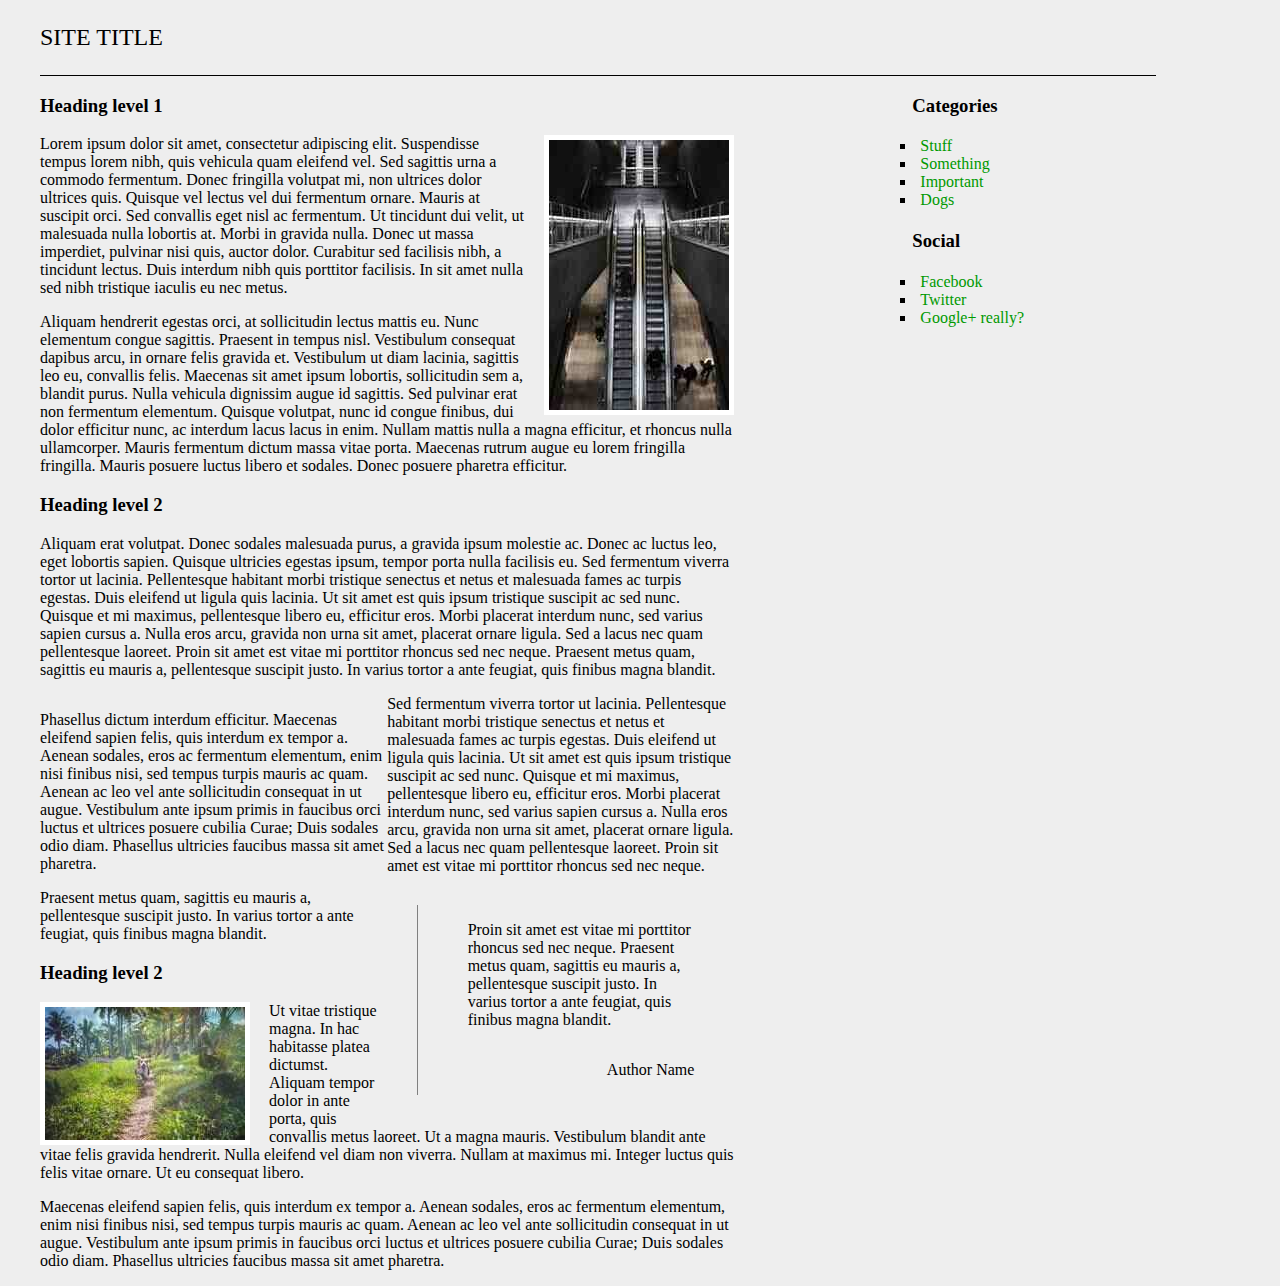
<file: 07_Blog-layout-flexbox/images/index.html>
<!DOCTYPE html>

<head>
    <link rel="stylesheet" href="styles.css" />
    <meta charset="UTF-8" />
    <meta http-equiv="X-UA-Compatible" content="IE=edge" />
    <meta name="viewport" content="width=device-width, initial-scale=1.0" />
    <title>Blog Layout - Flexbox</title>
</head>

<body>
    <div class="page">
        <header class="header">
            <p href="" class="link-item-site-title">
                SITE TITLE
            </p>
        </header>
        <main class="main-content">
            <aside class="aside">
                <section>
                    <h3>Categories</h3>
                    <nav>
                        <ul class="categories">
                            <li>
                                <a class="categories-elements">Stuff</a>
                            </li>
                            <li>
                                <a class="categories-elements">Something</a>
                            </li>
                            <li>
                                <a class="categories-elements">Important</a>
                            </li>
                            <li>
                                <a class="categories-elements">Dogs</a>
                            </li>
                        </ul>
                    </nav>
                </section>
                <section>
                    <h3>Social</h3>
                    <nav>
                        <ul class="social">
                            <li>
                                <a class="categories-social">Facebook</a>
                            </li>
                            <li>
                                <a class="categories-social">Twitter</a>
                            </li>
                            <li>
                                <a class="categories-social">Google+ really?</a>
                            </li>
                        </ul>
                    </nav>
                </section>
            </aside>
            <article>
                <a class="heading-level">
                    <h3>Heading level 1</h3>
                </a>
                <section>
                    <img class="img-one" src="second-image.jpg"></img>
                    <a>
                        <p>Lorem ipsum dolor sit amet, consectetur adipiscing elit. Suspendisse tempus lorem nibh, quis
                            vehicula
                            quam eleifend vel. Sed sagittis urna a commodo fermentum. Donec fringilla volutpat mi, non
                            ultrices
                            dolor ultrices quis. Quisque vel lectus vel dui fermentum ornare. Mauris at suscipit orci.
                            Sed
                            convallis eget nisl ac fermentum. Ut tincidunt dui velit, ut malesuada nulla lobortis at.
                            Morbi
                            in
                            gravida nulla. Donec ut massa imperdiet, pulvinar nisi quis, auctor dolor. Curabitur sed
                            facilisis
                            nibh, a tincidunt lectus. Duis interdum nibh quis porttitor facilisis. In sit amet nulla sed
                            nibh
                            tristique iaculis eu nec metus.
                        </p>
                    </a>
                    <a>
                        <p>Aliquam hendrerit egestas orci, at sollicitudin lectus mattis eu. Nunc elementum congue
                            sagittis.
                            Praesent in tempus nisl. Vestibulum consequat dapibus arcu, in ornare felis gravida et.
                            Vestibulum
                            ut diam lacinia, sagittis leo eu, convallis felis. Maecenas sit amet ipsum lobortis,
                            sollicitudin
                            sem a, blandit purus. Nulla vehicula dignissim augue id sagittis. Sed pulvinar erat non
                            fermentum
                            elementum. Quisque volutpat, nunc id congue finibus, dui dolor efficitur nunc, ac interdum
                            lacus
                            lacus in enim. Nullam mattis nulla a magna efficitur, et rhoncus nulla ullamcorper. Mauris
                            fermentum
                            dictum massa vitae porta. Maecenas rutrum augue eu lorem fringilla fringilla. Mauris posuere
                            luctus
                            libero et sodales. Donec posuere pharetra efficitur.
                        </p>
                    </a>
                </section>
            </article>
            <article>
                <a class="heading-level">
                    <h3>Heading level 2</h3>
                </a>
                <a>
                    <p>Aliquam erat volutpat. Donec sodales malesuada purus, a gravida ipsum molestie ac. Donec ac
                        luctus
                        leo, eget lobortis sapien. Quisque ultricies egestas ipsum, tempor porta nulla facilisis eu. Sed
                        fermentum viverra tortor ut lacinia. Pellentesque habitant morbi tristique senectus et netus et
                        malesuada fames ac turpis egestas. Duis eleifend ut ligula quis lacinia. Ut sit amet est quis
                        ipsum
                        tristique suscipit ac sed nunc. Quisque et mi maximus, pellentesque libero eu, efficitur eros.
                        Morbi
                        placerat interdum nunc, sed varius sapien cursus a. Nulla eros arcu, gravida non urna sit amet,
                        placerat ornare ligula. Sed a lacus nec quam pellentesque laoreet. Proin sit amet est vitae mi
                        porttitor rhoncus sed nec neque. Praesent metus quam, sagittis eu mauris a, pellentesque
                        suscipit
                        justo. In varius tortor a ante feugiat, quis finibus magna blandit.
                    </p>
                </a>
                <div class="p-blockquate">
                    
                        <p class="paragraph-one">Phasellus dictum interdum efficitur. Maecenas eleifend sapien
                            felis, quis interdum ex tempor a.
                            Aenean sodales, eros ac fermentum elementum, enim nisi finibus nisi, sed tempus turpis
                            mauris ac
                            quam. Aenean ac leo vel ante sollicitudin consequat in ut augue. Vestibulum ante ipsum
                            primis in
                            faucibus orci luctus et ultrices posuere cubilia Curae; Duis sodales odio diam. Phasellus
                            ultricies
                            faucibus massa sit amet pharetra.
                        </p>

                        <p>
                            <blockquote>
                                <p class="paragraph-two">
                                    Proin sit amet est vitae mi porttitor rhoncus sed nec neque. Praesent metus quam,
                                    sagittis
                                    eu mauris
                                    a, pellentesque suscipit justo. In varius tortor a ante feugiat, quis finibus magna
                                    blandit.

                                </p>
                                <p class="paragraph-two-author">Author Name</p>
                            </blockquote>
                        </p>
                    
                </div>
                <a>
                    <p>
                        Sed fermentum viverra tortor ut lacinia. Pellentesque habitant morbi tristique senectus et netus
                        et
                        malesuada fames ac turpis egestas. Duis eleifend ut ligula quis lacinia. Ut sit amet est quis
                        ipsum
                        tristique suscipit ac sed nunc. Quisque et mi maximus, pellentesque libero eu, efficitur eros.
                        Morbi
                        placerat interdum nunc, sed varius sapien cursus a. Nulla eros arcu, gravida non urna sit amet,
                        placerat ornare ligula. Sed a lacus nec quam pellentesque laoreet. Proin sit amet est vitae mi
                        porttitor rhoncus sed nec neque. Praesent metus quam, sagittis eu mauris a, pellentesque
                        suscipit
                        justo. In varius tortor a ante feugiat, quis finibus magna blandit.
                    </p>
                </a>
            </article>
            <article>
                <a class="heading-level">
                    <h3>Heading level 2</h3>
                </a>
                <img class="img-two" src="first-image.jpg"></img>
                <a class="paragraphOne">
                    <p>Ut vitae tristique magna. In hac habitasse platea dictumst. Aliquam tempor dolor in ante porta,
                        quis
                        convallis metus laoreet. Ut a magna mauris. Vestibulum blandit ante vitae felis gravida
                        hendrerit.
                        Nulla eleifend vel diam non viverra. Nullam at maximus mi. Integer luctus quis felis vitae
                        ornare.
                        Ut eu consequat libero.
                    </p>
                </a>
                <a class="paragraphTwo">
                    <p>Maecenas eleifend sapien felis, quis interdum ex tempor a. Aenean sodales, eros ac fermentum
                        elementum, enim nisi finibus nisi, sed tempus turpis mauris ac quam. Aenean ac leo vel ante
                        sollicitudin consequat in ut augue. Vestibulum ante ipsum primis in faucibus orci luctus et
                        ultrices
                        posuere cubilia Curae; Duis sodales odio diam. Phasellus ultricies faucibus massa sit amet
                        pharetra.
                    </p>
                </a>
            </article>
        </main>
    </div>
</body>

</html>
</file>
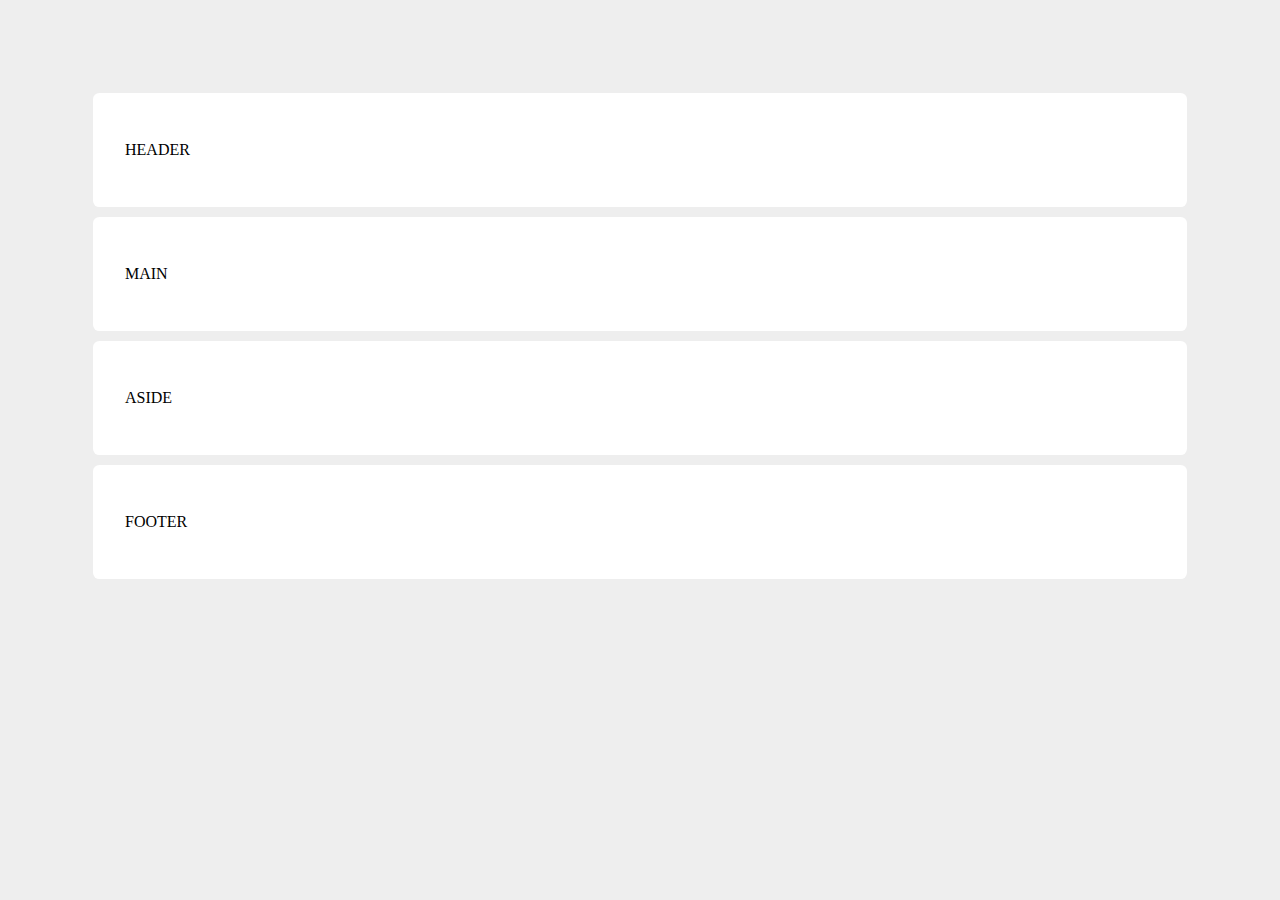
<file: 01_Flexbox-Layout/inde.html>
<!DOCTYPE html>
<html>

<head>
    <title>Flexbox Layout</title>
    <link rel="stylesheet" href="styles.css">
</head>

<body>

    <header>
        <p>HEADER</p>
    </header>

    <main>
        <p>MAIN</p>
    </main>
    <aside>
        <p>ASIDE</p>
    </aside>

    <footer>
        <p>
            FOOTER
        </p>
    </footer>
</body>

</html>
</file>
<file: 02_FlexModel-Articles/styles.css>
html { 
    font-family: Helvetica, sans-serif;
}

section articles h2 {
   font-family: Georgia, serif;
   line-height: 1.2;
}

section { 
    display : flex;
    justify-content: space-between;
    max-width: 70vw;
}
</file>
<file: 03_FlexModel-ABC-Game/styles.css>
html { 
    font-family: Helvetica, sans-serif;
    size: 20px;
}
.container { 
    flex-direction: column;
    display: flex;
    flex-direction: column;
    align-items: center;
    max-width: 15vw;
    height: 35rem;

}
.container .span-item { 
    border : 1px black solid;
    padding : 20px;
    margin : 5px;
    padding-left: 40px;
    padding-right: 40px;
}
</file>
<file: 04_FlexModel-Calendar/styles.css>
html { 
    box-sizing: border-box;
}
*, 
*:before, *:after{
    box-sizing:inherit;
}

.container .week .workweek,
.container .week .weekend { 
    width : 100%;
    height: 125px;
    
}
.container .week .sat,
.container .week .sun{
    width : 50%;
    height: 125px;
}
.container .week, 
.container .notes {
   display: flex;
   align-items: center;  
   
}
.container, 
.container .week,
.container .notes
{
    display: flex;
    align-items: center;
}
.container 
{ 
    max-width: 65vw;
}

.container .week span, 
.container .notes span {
      border: 1px black solid; 
}
.container .notes {
    flex-direction: column;
}
</file>
<file: 05_Navigation-flexbox/styles.css>
.header {
    display: flex;
    border-bottom: 2px rgb(0,0,0) solid;
}

.header .nav .list-items{
    display: flex;
    padding-top: 35px;
    padding-bottom: 20px;
}

.header .nav .list-items  {
    list-style: none;
}

.header .nav .list-items .link-item,
.header .nav .list-items .link-item-site-title {
    display: flex;
    margin-right: 12px;
    flex-direction:row;

}

.header .nav .list-items .link-item-site-title {
    font-size: 34px;
    margin-right: 900px;
    padding-right: 10px;
    color:black;
    text-decoration: none;

}

.header .nav .list-items .link-item a {
    color: green;
    padding: 5px;
    text-decoration: none;
}
.header .nav .list-item { 
    display: flex;
}
.header .nav .list-item .link-item .menu { 
    text-decoration: none;
    color: rgb(0, 153, 0);  
}

body {
    margin: 0px;
    padding-left: 40px;
}
</file>
<file: 06_Photo-gallery-flexbox/styles.css>
body{
    display: flex;
    background-color: whitesmoke;
}
ul {
    display: flex;
    justify-content: space-between;
    flex-wrap: wrap;
    padding: 20px;
}
li {
    display: flex;
    padding: 20px;
    
}
img { 
    padding: 20px;
    border: solid 12px black;
    box-shadow: 0px 10px 25px -9px rgba(0,0,0,0.75);
    justify-content:center;
    background-size: contains;
    object-fit:contain;
    width:250px;
    height:350px;  
}
</file>
<file: 08_Sticky-footer-flexbox/styles.css>
.page .header 
{
    display: inline-block;
    border-bottom: 1px solid black;
    width: 100%;
}


.page .header .link-item-site-title 
{
    display: inline-block;

}

.page .header .link-item-site-title 
{
    font-size: 24px;
    color:black;
    text-decoration: none;
    padding-left: 40px;
}


body 
{
    display: flex;
    margin: 0px;
    background-color: rgb(238, 238, 238);
    height:100vh;
    font-family : Helvetica, sans-serif ;
}


footer  {
    color: rgb(255, 255, 255);
    padding-left: 40px;
    padding: 40px;
}
footer{
    background-color: rgb(102, 102, 102);
    height: 15%;
}

.main-content 
{
    width : 100%;
    padding-left: 40px;
}

.main-content
{
    width : 90%;
}
.main-content .heading-level {
    font-family : Georgia, serif;
    size: 1em/1.2;
}

.aside .categories , 
.aside .social 
{ 
    list-style: square;
    padding: 2px;
    margin:2px;
}

.page .main-content article { 
    top: 250px;
}
</file>
<file: 09_Center-flexbox/styles.css>
html { 
    box-sizing : border-box;
}

*, *:before, *:after {
    box-sizing: inherit;
}
body {
     background-color: rgb(238, 238, 238);
     display:flex;
     align-items: center;
}

.card {
    margin: 0 auto;
    max-width: 350px;
    height: 150px;
    background-color: rgb(255, 255, 255);
    border-radius: 8px;
    overflow: hidden;
    box-shadow: 0px 10px 25px -9px rgba(0,0,0,0.75);
}

.card h2, .card p { 
    padding-left: 12px;
}
</file>
<file: 10_Expanding-flex-cards/styles.css>
body {
    background-color: rgb(238, 238, 238);
    display: flex;
    align-items: center;
}

.container {
    display: flex;
    padding-left: 200px;
    padding-right: 200px;
}

.container img {
    border-radius: 25px;
    border: 10px solid rgb(238, 238, 238);
    box-shadow: 5px 10px 25px -9px rgb(238, 238, 238);
}

.container .img-one {
    position: static;


}

.container .img-two {
    position: relative;
    left: -500px;
    z-index: 1;
}

.container .img-tree {
    position: relative;
    left: -500px;
    max-width: 185px;
    overflow: hidden;
    text-indent: -140px;
}

.container .img-four {
    position: relative;
    left: -500px;
    max-width: 185px;
    overflow: hidden;
    text-indent: -140px;

}
</file>
<file: 11_Cards-with-csscolumns-and-flexbox/styles.css>
html {
    box-sizing: border-box;
}

*,
*:before,
*:after {
    box-sizing: inherit;
}


h2{ 
    margin-left: 20%;
}

body {
    background-color: rgb(238, 238, 238);
}

img {
    width: 100%;
}

.card {
    margin: 0 auto;
    max-width: 300px;
    background-color: white;
    border-radius: 12px;
    overflow: hidden;
    box-shadow: 0px 10px 25px -9px rgba(0, 0, 0, 0.75);
    display:inline-block;
    width: calc((100% - 32px)/3);
    outline: 0px;
    overflow: hidden;
    border-width: 0px;
    margin: 15px; 
}

.card h3 {
    font-weight: normal;
    margin-bottom: -15px;

}
.card p { 
    margin-bottom : 25px;
}

.card h3,
.card p,
.card footer {
    padding-left: 25px;
}

.card footer {
    border-top: 3px solid rgb(238, 238, 238);
    padding: 25px;
}
.cards-layout {
    list-style: none;
    padding: 0;
    margin: 0;
    width: 1200px;  
    margin-left: 20%;
}
</file>
<file: styles/flex.css>
.container-grid 
{
    display: grid;
    grid-template-columns: repeat(3, 1fr);
    gap: 24px;
}

.container-flex 
{
    display: flex;
    flex-wrap: wrap;
    gap: 24px;
}

.container-flex .item 
{
    width: 30%;
    flex-grow: 1;
}
</file>
<file: styles/styles.css>
.container-grid .item:nth-child(1) {
    background-color: red;
   
}

.container-grid .item:nth-child(2) {
    background-color: yellow;
}

.container-grid .item:nth-child(3) {
    background-color: pink;
}

.container-grid .item:nth-child(4) {
    background-color: blue;
}

.container-grid .item:nth-child(5) {
    background-color: green;
}

.container-grid .item:nth-child(6) {
    background-color: brown;
}

.container-grid .item:nth-child(7) {
    background-color: grey;
}

.container-grid .item:nth-child(8) {
    background-color: orange; 
}

.container-grid .item:nth-child(9) {
    background-color:lime;
}

.container-flex .item:nth-child(1) {
    background-color:lawngreen;
}

.container-flex .item:nth-child(2) {
    background-color:lavender;
}

.container-flex .item:nth-child(3) {
    background-color:deeppink;
}

.container-flex .item:nth-child(4) {
    background-color:deepskyblue;
}

.container-flex .item:nth-child(5) {
    background-color:darkgrey;
}

.container-flex .item:nth-child(6) {
    background-color:cornsilk;
}

.container-flex .item:nth-child(7) {
    background-color:beige;
}

.container-flex .item:nth-child(8) {
    background-color::azure;
}

.container-flex .item:nth-child(9) {
    background-color:blue;
}

.container-flex .item:nth-child(10) {
    background-color:blueviolet;
}
</file>
<file: website/styles.css>
html { 
    box-sizing: border-box;
}
*, 
*:before, *:after{
    box-sizing:inherit;
}

.container {
    max-width: 65vw;

}

.container span {
    border: 1px solid black;
    padding: 0.5rem;
}

.container-flex {
    display: flex;
}

.container-flex .week {
    display: flex;
    flex-wrap: wrap;
}

.container-flex .week-item .workweek,
.container-flex .week-item .weekend {
    width: 100%;
}

.container-flex .week .week__item:nth-child(8),
.container-flex .week .week__item:nth-child(9) {
    width: 50%;
}

.container-flex .notes {
    display: flex;
    flex-direction: column;

}

.container-flex .notes span {
    height: 50%;
}

/* CSS GRID EXAMPLE */
.container-grid {
    display: flex;
    grid-template-columns: repeat(12, 1fr);
    grid-template-rows: repeat(4, 36px);
    grid-template-areas:
        "workweek workweek workweek workweek workweek workweek workweek workweek workweek workweek reminder reminder"
        "mon mon tue tue wed wed thu thu fri fri reminder reminder"
        "weekend weekend weekend weekend weekend weekend weekend weekend weekend weekend dates dates"
        "sat sat sat sat sat sun sun sun sun sun mon mon mon mon mon tue tue tue tue tue wed wed wed wed wed thu thu thu thu thu fri fri fri fri fri"
}

.container-grid .workweek { 
    grid-area: workweek;
}

.container-grid .mon{
    grid-area:mon;
}

.container-grid .thu{
    grid-area:thu;
}
.container-grid .wed{
    grid-area:wed;
}
.container-grid .thu{
    grid-area:thu;
}
.container-grid .fri{
    grid-area:fri;
}
.container-grid .sat{
    grid-area:sat;
}
.container-grid .sun{
    grid-area:sun;
}
.container-grid .workweek{
    grid-area:mon;
}
</file>
<file: 07_Blog-layout-flexbox/images/styles.css>
html 
{
    box-sizing: border-box;
}

*,
*:before,
*:after 
{
    box-sizing: inherit;
}

.page .header 
{
    display: inline-block;
    border-bottom: 1px solid black;
    width: 90%;
}


.page .header .link-item-site-title 
{
    display: inline-block;
    margin-right: 12px;
}

.page .header .link-item-site-title 
{
    font-size: 24px;
    margin-right: 805px;
    padding-right: 90px;
    color:black;
    text-decoration: none;
}


body 
{
    margin: 0px;
    padding-left: 40px;
    background-color: rgb(238, 238, 238);
}
.img-two 
{
    float : left;
    margin-right : 19px;
    border: 5px solid;
    border-color: rgb(255, 255, 255);

}
.first-article { 
    padding-top: 250px;
}

.paragraphOne a
{
    float : right;  
}

.paragraphTwo a 
{
    float : right;
}

.img-one 
{
    float : right;
    margin-left : 19px;
    border: 5px solid; 
    border-color: rgb(255, 255, 255);
}

.header .nav .elements 
{
    float: right;
    padding-right : 10px;
}

.main-content 
{
    width : 80%;
}

.main-content article
{
    width : 70%;
}
.main-content .heading-level {
    font-family : Georgia, serif;
    size: 1em/1.2;
}

.aside .categories , 
.aside .social 
{ 
    list-style: square;
    padding: 2px;
    margin:2px;
}

.page .aside .categories .categories-elements , 
.page .aside .social .categories-social 
{ 
    padding: 2px;
    margin:2px;
    color:rgb(0, 153, 0);
}

.page .aside 
{ 
    float : right;
    padding-right: 0px;
}
.aside h3 
{
    font-family : Georgia, serif;
    size: 1em/1.2;
}


.page .main-content .p-blockquate .paragraph-one
{
    width : 50%;
    float:left;
        
}
.page .main-content .p-blockquate blockquote {
    font-family : Georgia, serif; 
    width: 40%;
    float: right;
    border-left: 1px solid  grey;
}

.main-content .p-blockquate .paragraph-two-author
{
float: right;
font-family : Georgia, serif;
}

.page .p-blockquate .paragraph-two
{
font-family : Georgia, serif;
padding-left: 25px;
margin-left: 25px;
}

.page { 
    display: flex;
    flex-wrap: wrap;
}
.page .main-content article { 
    top: 250px;
}
</file>
<file: 01_Flexbox-Layout/styles.css>
body {
    background-color: #EEE;
    padding: 5rem;
    display: flex;
    flex-wrap: wrap;
}

header,
aside,
main,
footer {
    padding: 2rem;
    background-color: #FFF;
    border-radius: 0.4rem;
    color: #000;
    margin : 5px;

}
header p,
aside p,
main p,
footer p {

top: 5px;
}


header,
footer {
    flex-basis: 100%;
   
}

main {
    flex: 8 1 40rem;
    width : 40rem;
    float: right;
    
}

aside {
    flex: 2 1 20rem; 
  
   
}
</file>
